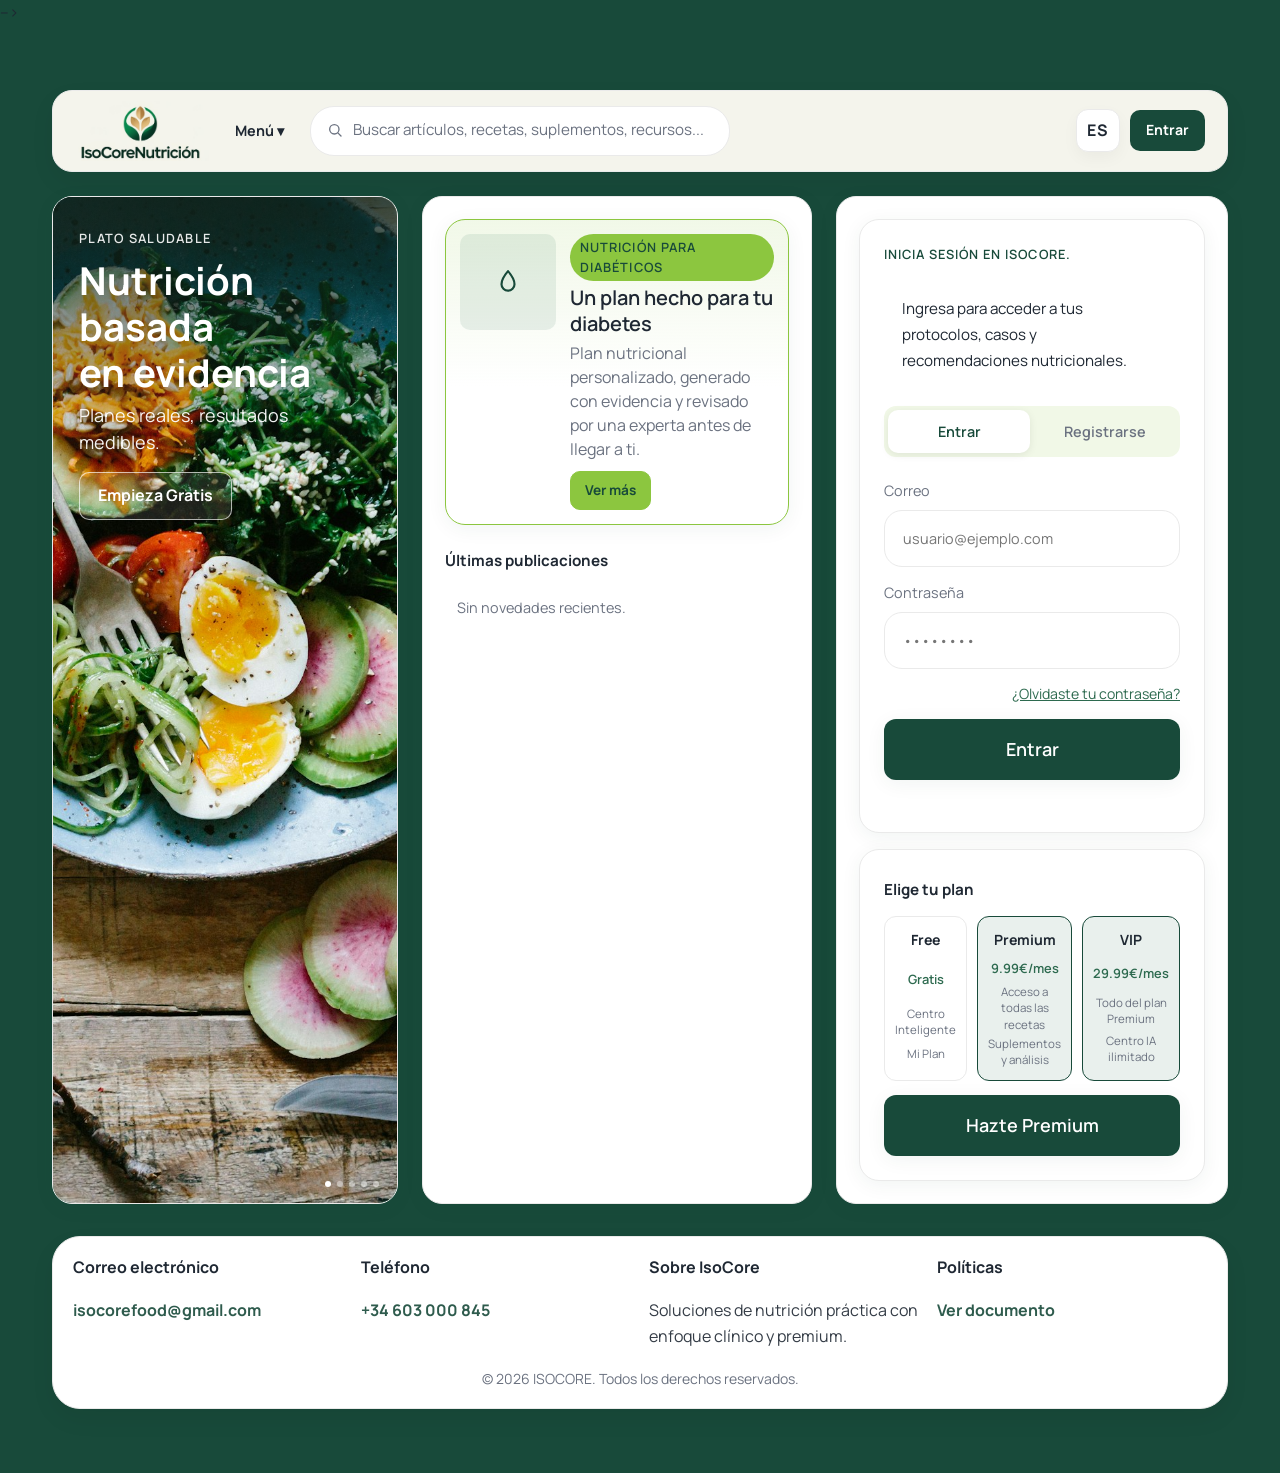
<file: index.html>
<!DOCTYPE html>
<html lang="es">
<head>
  <meta charset="UTF-8" />
  <meta name="viewport" content="width=device-width, initial-scale=1.0" />
  <title>IsoCore Suplementos</title>
  <link rel="preconnect" href="https://fonts.googleapis.com" />
  <link rel="preconnect" href="https://fonts.gstatic.com" crossorigin />
  <link href="https://fonts.googleapis.com/css2?family=Manrope:wght@300;400;500;600;700&display=swap" rel="stylesheet" />
  <!-- <link rel="stylesheet" href="styles.css" --> -->
  <link rel="stylesheet" href="./src/styles/globals.css" />
  <link rel="stylesheet" href="./src/styles/home.css" />
  <link rel="stylesheet" href="./src/styles/articles.css" />
  <link rel="stylesheet" href="./src/styles/profile.css" />
  <link rel="stylesheet" href="./src/styles/ai.css" />
  <link rel="stylesheet" href="./src/styles/admin.css" />
  <link rel="stylesheet" href="./src/styles/shared-header.css" />
  <link rel="stylesheet" href="./src/styles/diabetes.css" />
</head>
<body>
  <div id="app" class="app-shell"></div>

  <!-- ── Cargar configuración ANTES de los módulos ── -->
  <script src="./src/config.js"></script>
  
  <!-- ── Cargar aplicación ── -->
  <script type="module" src="./src/index.js"></script>
</body>
</html>
</file>
<file: styles.css>
:root {
  color-scheme: light;
  font-family: 'Manrope', sans-serif;
  background: #C8E6C9;
  color: #11221C;
  font-size: 16px;
  line-height: 1.6;
}

* {
  box-sizing: border-box;
}

html, body {
  margin: 0;
  min-height: 100%;
  background: #C8E6C9;
}

body {
  overflow-x: hidden;
}

button {
  font: inherit;
  border: none;
  cursor: pointer;
}

input {
  font: inherit;
}

img {
  display: block;
  max-width: 100%;
}

.app-shell {
  display: grid;
  grid-template-columns: minmax(0, 1fr) 420px;
  gap: 32px;
  min-height: 100vh;
  padding: 32px;
}

.page-shell {
  width: 100%;
}

.section {
  margin-bottom: 40px;
}

.header-line {
  display: flex;
  justify-content: flex-start;
}

.ghost-button {
  background: rgba(24, 74, 58, 0.08);
  color: #184A3A;
  border-radius: 999px;
  padding: 12px 18px;
  font-weight: 600;
}

.page-title-block {
  margin-top: 22px;
}

.eyebrow {
  display: block;
  margin-bottom: 12px;
  font-size: 0.95rem;
  text-transform: uppercase;
  letter-spacing: 0.18em;
  color: #184A3A;
  font-weight: 700;
}

h1 {
  margin: 0;
  font-size: clamp(2.4rem, 3vw, 3.4rem);
  line-height: 1.02;
  max-width: 780px;
}

.section-heading {
  display: flex;
  justify-content: space-between;
  gap: 24px;
  align-items: flex-end;
}

.section-heading h2 {
  margin: 0;
  font-size: 2rem;
  line-height: 1.08;
}

.section-copy {
  margin: 0;
  color: #5F6D62;
  max-width: 420px;
}

.search-section {
  padding: 34px;
  background: #FFFFFF;
  border-radius: 32px;
  box-shadow: 0 22px 60px rgba(17, 34, 28, 0.06);
}

.search-group {
  display: grid;
  gap: 18px;
}

.search-label {
  font-size: 1rem;
  font-weight: 600;
  color: #184A3A;
}

.search-box {
  display: flex;
  width: 100%;
}

.search-input {
  width: 100%;
  border-radius: 30px;
  border: 1px solid #E6E7E3;
  padding: 22px 28px;
  font-size: 1.05rem;
  background: #FFFFFF;
  color: #11221C;
  box-shadow: inset 0 0 0 1px rgba(24, 74, 58, 0.04);
}

.action-note {
  margin: 0;
  padding: 16px 20px;
  border-radius: 22px;
  background: #F3F7F2;
  color: #3F5248;
  font-size: 0.95rem;
  line-height: 1.7;
  transition: opacity 250ms ease;
}

.hidden {
  display: none;
}

.search-input::placeholder {
  color: #7B8A7D;
}

.search-help {
  margin: 0;
  color: #5F6D62;
  font-size: 0.95rem;
}

.suggestions {
  display: flex;
  flex-wrap: wrap;
  gap: 14px;
  margin-top: 24px;
}

.suggestion-pill {
  display: inline-flex;
  align-items: center;
  padding: 12px 18px;
  border-radius: 999px;
  background: #EEF3EE;
  color: #184A3A;
  font-weight: 600;
  letter-spacing: -0.01em;
  cursor: pointer;
  transition: transform 250ms ease, background-color 250ms ease;
}

.suggestion-pill:hover {
  transform: translateY(-1px);
  background: #DDE9DC;
}

.results-section {
  display: grid;
  gap: 20px;
}

.results-grid {
  display: grid;
  grid-template-columns: repeat(2, minmax(0, 1fr));
  gap: 24px;
}

.result-card {
  background: #FFFFFF;
  border-radius: 28px;
  box-shadow: 0 18px 40px rgba(17, 34, 28, 0.06);
  padding: 28px;
  display: grid;
  gap: 18px;
}

.card-header {
  display: flex;
  gap: 18px;
  align-items: start;
}

.card-icon {
  width: 54px;
  height: 54px;
  border-radius: 18px;
  display: grid;
  place-items: center;
  background: #E6F6E6;
  color: #184A3A;
  font-size: 1.45rem;
}

.card-title {
  margin: 0;
  font-size: 1.28rem;
  line-height: 1.15;
}

.card-purpose {
  margin: 0;
  color: #4F5B52;
  font-size: 1rem;
}

.evidence-pill {
  display: inline-flex;
  align-items: center;
  background: #F3F7F2;
  color: #184A3A;
  border-radius: 999px;
  padding: 10px 16px;
  font-weight: 700;
  font-size: 0.95rem;
}

.explore-button {
  margin-top: 12px;
  width: fit-content;
  background: #184A3A;
  color: white;
  padding: 14px 22px;
  border-radius: 20px;
  font-weight: 700;
}

.detail-panel {
  background: #FFFFFF;
  border-radius: 32px;
  padding: 32px;
  box-shadow: -24px 36px 96px rgba(17, 34, 28, 0.12);
  position: sticky;
  top: 32px;
  display: block;
  align-self: start;
  min-height: fit-content;
}

.panel-inner {
  display: grid;
  gap: 24px;
}

.close-panel {
  justify-self: end;
  background: transparent;
  color: #5F6D62;
  font-size: 1.3rem;
}

.detail-top h2 {
  margin: 0;
  font-size: 2rem;
  line-height: 1.08;
}

.detail-placeholder {
  padding: 32px;
  border-radius: 28px;
  background: #F8F7F2;
  color: #4F5B52;
  line-height: 1.7;
}

.detail-fields {
  display: grid;
  gap: 20px;
}

.detail-fields.hidden {
  display: none;
}

.detail-description,
.detail-block p {
  margin: 0;
  color: #4F5B52;
  line-height: 1.8;
}

.detail-block {
  display: grid;
  gap: 10px;
}

.detail-block h3 {
  margin: 0;
  font-size: 1rem;
  text-transform: uppercase;
  letter-spacing: 0.08em;
  color: #184A3A;
}

.detail-note {
  padding: 18px 20px;
  border-radius: 24px;
  background: #F3F7F2;
  color: #3F5248;
  font-size: 0.95rem;
  line-height: 1.7;
}

.detail-actions {
  display: grid;
  gap: 14px;
}

.secondary-button,
.ghost-button {
  width: 100%;
  display: inline-flex;
  justify-content: center;
  padding: 14px 20px;
  border-radius: 22px;
  font-weight: 700;
}

.secondary-button {
  background: #F8F7F2;
  color: #184A3A;
  border: 1px solid #D9DED6;
}

.ghost-button {
  background: rgba(24, 74, 58, 0.08);
  color: #184A3A;
}

.related-section {
  display: grid;
  gap: 16px;
}

.related-grid {
  display: grid;
  gap: 14px;
}

.related-card {
  background: #F8F7F2;
  border-radius: 24px;
  padding: 18px;
  display: grid;
  gap: 8px;
}

.related-card p {
  margin: 0;
  color: #4F5B52;
  font-size: 0.95rem;
}

.empty-message {
  margin: 0;
  color: #5F6D62;
  font-size: 0.98rem;
}

@media (max-width: 1180px) {
  .app-shell {
    grid-template-columns: 1fr;
    padding: 24px;
  }

  .detail-panel {
    position: relative;
    top: 0;
    width: 100%;
  }
}

@media (max-width: 900px) {
  .results-grid {
    grid-template-columns: 1fr;
  }

  .app-shell {
    padding: 20px;
  }

  .detail-panel {
    display: none;
  }

  .detail-panel.show {
    display: block;
  }
}

@media (max-width: 700px) {
  .section-heading {
    display: grid;
  }

  .detail-panel {
    padding: 24px;
  }
}
</file>
<file: src/styles/globals.css>
:root {
  color-scheme: light;
  font-family: 'Inter', -apple-system, 'SF Pro Text', system-ui, 'Manrope', sans-serif;
  background: #184A3A;
  color: #1F2833;
  font-size: 16px;
  line-height: 1.6;
  /* Design system — Master Prompt V1.0 */
  --background: #184A3A;
  --surface: #FFFFFF;
  --surface-rgb: 255, 255, 255;
  --card: #FFFFFF;
  --brand: #184A3A;
  --brand-rgb: 24, 74, 58;
  --brand-mid: #2D6A4F;
  --brand-mid-rgb: 45, 106, 79;
  --brand-600: #2D6A4F;
  --accent: #8CC63F;
  --accent-rgb: 140, 198, 63;
  --text-primary: #1F2833;
  --text-primary-rgb: 31, 40, 51;
  --text-secondary: #6B7280;
  --border: #EAEAEA;
  --radius-card: 20px;
  --radius-control: 12px;
  --shadow-brand: 0 4px 20px rgba(24, 74, 58, 0.06);
  --space: 8px;
  --shadow: rgba(var(--text-primary-rgb), 0.06);
  --shadow-soft: rgba(var(--text-primary-rgb), 0.05);
  --shadow-strong: rgba(var(--text-primary-rgb), 0.08);
  --surface-faint: rgba(var(--surface-rgb), 0.12);
  --surface-overlay: rgba(var(--surface-rgb), 0.18);
  --brand-mid-faint: rgba(var(--brand-mid-rgb), 0.1);
  --brand-mid-faint-strong: rgba(var(--brand-mid-rgb), 0.12);
  --accent-faint: rgba(var(--accent-rgb), 0.12);
  --accent-shadow: rgba(var(--accent-rgb), 0.22);
}

* {
  box-sizing: border-box;
}

html, body {
  margin: 0;
  min-height: 100%;
  background: var(--background);
}

body {
  overflow-x: hidden;
}

button, input {
  font: inherit;
}

img {
  display: block;
  max-width: 100%;
}

.app-shell {
  min-height: 100vh;
  padding: 32px;
  background: var(--background);
}
</file>
<file: src/styles/home.css>
:root {
  color-scheme: light;
  font-family: 'Manrope', sans-serif;
  --header-bg: #F4F4EC;
}

.home-root {
  display: flex;
  flex-direction: column;
  align-items: center;
  justify-content: flex-start;
  min-height: 100vh;
  width: min(1320px, 100%);
  padding: 0 20px 32px;
  background: var(--background);
}

/* Vive fuera de <main> a propósito: las sub-páginas solo sustituyen <main>,
   así el header (y el logo como enlace a Home) sobrevive a la navegación. */
.home-header-wrap {
  width: min(1320px, 100%);
  padding: 32px 20px 0;
  background: var(--background);
}

.home-header,
.home-footer,
.landing-grid {
  width: 100%;
  max-width: 100%;
}

.home-header {
  display: flex;
  align-items: center;
  gap: 16px;
  padding: 10px 22px;
  margin-bottom: 24px;
  border-radius: 20px;
  /* Mismo color exacto que el fondo del PNG del logo (#F4F4EC), para que
     el logo quede integrado sin recuadro visible. */
  background: var(--header-bg, #F4F4EC);
  border: 1px solid var(--border);
  box-shadow: 0 10px 24px rgba(0, 0, 0, 0.06);
}

.header-block {
  display: flex;
  align-items: center;
  justify-content: center;
  min-height: 60px;
  flex: 0 0 auto;
  background: none;
  border: none;
  padding: 0;
  font: inherit;
  color: inherit;
}

.header-logo {
  cursor: pointer;
}

.header-logo-image {
  max-height: 60px;
  width: auto;
  display: block;
}

.header-logo {
  justify-content: flex-start;
}

.header-logo-text,
.header-label {
  font-size: clamp(0.95rem, 1vw, 1.05rem);
  font-weight: 700;
  color: var(--text-primary);
}

.header-menu {
  position: relative;
  justify-content: center;
}

.header-search {
  flex: 1 1 auto;
  min-width: 0;
  max-width: 420px;
  justify-content: stretch;
}

.header-actions {
  justify-content: flex-end;
  margin-left: auto;
  gap: 10px;
}

/* ── Menú del header ── */

.menu-toggle {
  font-family: inherit;
  font-size: 0.9rem;
  font-weight: 700;
  color: var(--text-primary);
  background: none;
  border: none;
  cursor: pointer;
  padding: 8px 10px;
}

.menu-dropdown {
  position: absolute;
  top: calc(100% + 8px);
  left: 0;
  display: none;
  flex-direction: column;
  min-width: 180px;
  background: var(--surface);
  border: 1px solid var(--border);
  border-radius: 12px;
  box-shadow: 0 12px 24px rgba(0, 0, 0, 0.12);
  padding: 6px;
  z-index: 30;
}

.menu-dropdown.open {
  display: flex;
}

.menu-link {
  font-family: inherit;
  font-size: 0.9rem;
  text-align: left;
  background: none;
  border: none;
  border-radius: 8px;
  padding: 9px 10px;
  color: var(--text-primary);
  cursor: pointer;
}

.menu-link:hover {
  background: var(--brand-mid-faint);
}

/* ── Entrar / Usuario ── */

.header-login-btn,
.header-user-btn {
  font-family: inherit;
  font-size: 0.88rem;
  font-weight: 700;
  padding: 9px 16px;
  border-radius: 10px;
  cursor: pointer;
}

.header-login-btn {
  border: none;
  background: var(--brand);
  color: #fff;
}

.header-user-btn {
  border: 1px solid var(--border);
  background: var(--surface);
  color: var(--text-primary);
}

.home-footer {
  margin-top: 32px;
  padding: 24px 20px;
  border-radius: 20px;
  background: var(--surface);
  border: 1px solid var(--border);
  box-shadow: 0 10px 24px rgba(0, 0, 0, 0.06);
}

.footer-grid {
  display: grid;
  grid-template-columns: repeat(4, 1fr);
  gap: 18px;
  align-items: start;
}

.footer-field {
  display: flex;
  flex-direction: column;
  gap: 10px;
}

.footer-link {
  color: var(--brand);
  text-decoration: none;
  font-weight: 700;
}

.footer-bottom {
  margin-top: 20px;
  color: var(--text-secondary);
  font-size: 0.92rem;
  text-align: center;
}

.language-toggle {
  display: inline-flex;
  align-items: center;
  justify-content: center;
  padding: 8px 10px;
  border-radius: 12px;
  border: 1px solid var(--border);
  background: var(--surface);
  color: var(--text-primary);
  cursor: pointer;
  font-weight: 700;
  letter-spacing: 0.06em;
  min-width: 40px;
  min-height: 36px;
  box-shadow: 0 6px 16px rgba(0,0,0,0.04);
}

/* ── Landing / Dashboard — 3 columnas 32% / 36% / 32%, gap 24px ── */

.landing-grid {
  display: grid;
  grid-template-columns: 32fr 36fr 32fr;
  gap: 24px;
  width: min(1320px, 100%);
  align-items: stretch;
  position: relative;
}

.landing-col {
  background: var(--card);
  border: 1px solid var(--border);
  border-radius: var(--radius-card, 20px);
  box-shadow: var(--shadow-brand, 0 4px 20px rgba(24, 74, 58, 0.06));
  padding: 22px;
  display: flex;
  flex-direction: column;
  justify-content: flex-start;
  gap: 20px;
  min-height: 100%;
}

.landing-col-hero {
  padding: 0;
  overflow: hidden;
}

.landing-col-convert {
  gap: 16px;
}

/* ── Carrusel hero (columna izquierda, Landing) ── */

.hero-carousel {
  position: relative;
  width: 100%;
  height: 100%;
  min-height: 420px;
  overflow: hidden;
}

.hero-slide {
  position: absolute;
  inset: 0;
  display: flex;
  flex-direction: column;
  justify-content: flex-start;
  opacity: 0;
  transition: opacity 1.1s ease;
  background: linear-gradient(160deg, var(--brand) 0%, var(--brand-mid) 100%);
}

.hero-slide.on {
  opacity: 1;
}

.hero-slide-image {
  position: absolute;
  inset: 0;
  width: 100%;
  height: 100%;
  object-fit: cover;
}

.hero-slide-overlay {
  position: relative;
  padding: 28px 26px;
  color: #fff;
  background: linear-gradient(180deg, rgba(15, 36, 29, 0.82) 0%, rgba(15, 36, 29, 0) 80%);
}

.hero-slide-tag {
  font-size: clamp(0.75rem, 1vw, 0.875rem);
  font-weight: 600;
  letter-spacing: 0.1em;
  text-transform: uppercase;
  opacity: 0.9;
}

.hero-slide-title {
  font-size: clamp(1.75rem, 3vw, 2.5rem);
  font-weight: 700;
  margin: 8px 0 6px;
  line-height: 1.2;
  text-wrap: balance;
}

.hero-slide-subtitle {
  margin: 0 0 16px;
  font-size: clamp(1rem, 1.5vw, 1.125rem);
  font-weight: 400;
  line-height: 1.5;
  opacity: 0.94;
  max-width: 34ch;
}

.hero-slide-cta {
  font-weight: 700;
  padding: 10px 18px;
  border-radius: 10px;
  border: 1px solid rgba(255, 255, 255, 0.65);
  background: rgba(255, 255, 255, 0.1);
  color: #fff;
  cursor: pointer;
}

.hero-dots {
  position: absolute;
  bottom: 16px;
  right: 18px;
  display: flex;
  gap: 6px;
  z-index: 2;
}

.hero-dots span {
  width: 6px;
  height: 6px;
  border-radius: 50%;
  background: rgba(255, 255, 255, 0.45);
  cursor: pointer;
}

.hero-dots span.on {
  background: #fff;
}

/* ── Comparativa de planes ── */

.plan-comparison-card {
  display: grid;
  gap: 14px;
}

.plan-mini-grid {
  display: grid;
  grid-template-columns: repeat(3, 1fr);
  gap: 10px;
}

.plan-mini-card {
  display: grid;
  gap: 6px;
  padding: 12px 10px;
  border: 1px solid var(--border);
  border-radius: 12px;
  text-align: center;
}

.plan-mini-card.plan-mini-paid {
  border-color: var(--brand);
  background: var(--brand-mid-faint);
}

.plan-mini-name {
  font-weight: 700;
  font-size: 0.88rem;
  color: var(--text-primary);
}

.plan-mini-price {
  font-size: 0.8rem;
  color: var(--brand-mid);
  font-weight: 600;
}

.plan-mini-features {
  list-style: none;
  margin: 0;
  padding: 0;
  display: grid;
  gap: 3px;
}

.plan-mini-features li {
  font-size: 0.72rem;
  color: var(--text-secondary);
  line-height: 1.4;
}

/* ── Dashboard ── */

.dashboard-feed-block {
  display: grid;
  gap: 10px;
}

.dashboard-ai-cta {
  justify-self: start;
  padding: 12px 18px;
  border-radius: 10px;
  border: none;
  background: var(--brand);
  color: #fff;
  font-weight: 700;
  cursor: pointer;
}

.home-details {
  display: grid;
  gap: 16px;
}

.eyebrow {
  margin: 0;
  font-size: clamp(0.75rem, 1vw, 0.875rem);
  font-weight: 600;
  text-transform: uppercase;
  letter-spacing: 0.08em;
  color: var(--brand);
}

/* ── Feed dinámico (columna central) ── */

.feed-card {
  display: grid;
  grid-template-columns: 96px 1fr;
  gap: 14px;
  padding: 14px;
  background: var(--card);
  border: 1px solid var(--border);
  border-radius: var(--radius-card, 20px);
  box-shadow: var(--shadow-brand, 0 4px 20px rgba(24, 74, 58, 0.06));
}

.feed-card-media {
  position: relative;
  width: 96px;
  height: 96px;
  border-radius: 10px;
  overflow: hidden;
}

.feed-card-image {
  width: 100%;
  height: 100%;
  object-fit: cover;
  display: block;
}

.feed-card-image-placeholder {
  width: 100%;
  height: 100%;
  display: grid;
  place-items: center;
  background: var(--brand-mid-faint);
  color: var(--brand);
}

.feed-card-lock-overlay {
  position: absolute;
  inset: 0;
  display: grid;
  place-items: center;
  color: #FFFFFF;
  background: rgba(var(--text-primary-rgb), 0.45);
}

.feed-card-body {
  display: grid;
  align-content: start;
  gap: 4px;
}

.feed-card-badge {
  font-size: clamp(0.75rem, 1vw, 0.875rem);
  font-weight: 600;
  text-transform: uppercase;
  letter-spacing: 0.08em;
  color: var(--brand);
}

.feed-card-title {
  margin: 0;
  font-size: clamp(1.125rem, 1.8vw, 1.25rem);
  font-weight: 600;
  line-height: 1.3;
  color: var(--text-primary);
}

.feed-card-summary {
  margin: 0;
  color: var(--text-secondary);
  font-size: clamp(0.875rem, 1.4vw, 1rem);
  font-weight: 400;
  line-height: 1.5;
}

.feed-card-cta {
  justify-self: start;
  margin-top: 6px;
  padding: 8px 14px;
  border-radius: 10px;
  border: 1px solid var(--border);
  background: transparent;
  color: var(--brand);
  font-weight: 700;
  font-size: 0.85rem;
  cursor: pointer;
}

.feed-card-cta:hover {
  background: var(--brand-mid-faint);
}

.feed-card-cta-locked {
  border-color: transparent;
  background: var(--accent-faint);
  color: var(--brand);
}

/* ── Tarjeta destacada (producto insignia — Programa de Diabetes) ── */

.feed-card-highlight {
  border: 1.5px solid var(--accent);
  background: linear-gradient(180deg, var(--accent-faint) 0%, var(--card) 55%);
}

.feed-card-badge-highlight {
  color: var(--brand);
  background: var(--accent);
  padding: 3px 10px;
  border-radius: 999px;
  width: fit-content;
}

.feed-card-cta-highlight {
  border-color: var(--accent);
  background: var(--accent);
  color: var(--brand);
  font-weight: 700;
}

.feed-card-locked .feed-card-title,
.feed-card-locked .feed-card-summary {
  opacity: 0.7;
}

.feed-card-empty,
.feed-card-loading {
  opacity: 0.7;
}

.feed-section-title {
  margin: 4px 0 0;
  font-size: 0.95rem;
  color: var(--text-primary);
}

.feed-news-section {
  display: grid;
  gap: 10px;
}

.feed-news-list {
  display: grid;
  gap: 8px;
}

.feed-news-item {
  display: flex;
  align-items: center;
  gap: 10px;
  padding: 10px 12px;
  background: var(--surface);
  border: 1px solid var(--border);
  border-radius: 10px;
  cursor: pointer;
}

.feed-news-item:hover {
  background: var(--brand-mid-faint);
}

.feed-news-badge {
  flex: 0 0 auto;
  font-size: 0.68rem;
  font-weight: 700;
  text-transform: uppercase;
  color: var(--brand-mid);
  background: var(--brand-mid-faint);
  padding: 3px 8px;
  border-radius: 999px;
}

.feed-news-title {
  flex: 1 1 auto;
  font-size: 0.9rem;
  color: var(--text-primary);
}

.feed-news-date {
  flex: 0 0 auto;
  font-size: 0.8rem;
  color: var(--text-secondary);
}

.feed-news-lock {
  flex: 0 0 auto;
}

.feed-loading,
.feed-empty {
  margin: 0;
  padding: 12px;
  color: var(--text-secondary);
  font-size: 0.9rem;
}

.home-card {
  background: var(--card);
  border: 1px solid var(--border);
  border-radius: var(--radius-card, 20px);
  box-shadow: var(--shadow-brand, 0 4px 20px rgba(24, 74, 58, 0.06));
  padding: 24px;
}

.home-login-card {
  display: grid;
  gap: 18px;
}

.home-login-heading h2 {
  margin: 0;
  font-size: 1.65rem;
  line-height: 1.2;
  color: var(--text-primary);
}

.home-login-copy {
  margin: 0;
    padding: 14px 18px;
  font-size: 0.95rem;
  line-height: 1.7;
}

.home-login-form {
  display: grid;
  gap: 14px;
}

.input-group {
  display: grid;
  gap: 8px;
  color: var(--text-secondary);
  font-size: 0.9rem;
}

.input-group input {
  width: 100%;
  padding: 16px 18px;
  border-radius: 18px;
  border: 1px solid var(--border);
  background: var(--surface);
  color: var(--text-primary);
}

.primary-button,
.secondary-button,
.ghost-button {
  border: none;
  cursor: pointer;
  border-radius: var(--radius-control, 12px);
  transition: transform 180ms ease, box-shadow 180ms ease, background-color 180ms ease;
  font-family: inherit;
}

.primary-button {
  width: 100%;
  padding: 16px 20px;
  background: var(--brand);
  color: #FFFFFF;
  font-size: clamp(16px, 1.5vw, 18px);
  font-weight: 600;
  box-shadow: var(--shadow-brand, 0 4px 20px rgba(24, 74, 58, 0.06));
}

.primary-button:hover {
  transform: translateY(-1px);
}

.secondary-button {
  padding: 14px 18px;
  background: var(--card);
  color: var(--brand);
  border: 1px solid var(--brand);
  font-size: clamp(15px, 1.4vw, 17px);
  font-weight: 500;
}

.ghost-button {
  padding: 14px 18px;
  background: transparent;
  color: var(--brand);
  border: 1px solid var(--border);
  font-size: clamp(15px, 1.4vw, 17px);
  font-weight: 500;
}

.home-user-card {
  display: grid;
  gap: 8px;
}

.home-user-buttons {
  display: flex;
  gap: 10px;
  margin-top: 10px;
}

.home-user-buttons button {
  flex: 1;
}

.link-button {
  background: none;
  border: none;
  color: var(--brand-mid);
  font-size: 0.88rem;
  cursor: pointer;
  padding: 0;
  text-decoration: underline;
}

.form-footer {
  display: flex;
  justify-content: flex-end;
}

.auth-tabs {
  display: flex;
  gap: 4px;
  background: var(--accent-faint);
  border-radius: 12px;
  padding: 4px;
  margin-bottom: 4px;
}

.auth-tab {
  flex: 1;
  padding: 10px 12px;
  border: none;
  border-radius: 10px;
  background: transparent;
  color: var(--text-secondary);
  cursor: pointer;
  font-weight: 600;
  font-size: 0.9rem;
  transition: background 150ms ease, color 150ms ease;
}

.auth-tab.active {
  background: var(--surface);
  color: var(--brand);
  box-shadow: 0 2px 8px rgba(0,0,0,0.08);
}

.home-user-card.hidden,
#homeLogoutButton.hidden,
#homeProfileButton.hidden,
#homeAIButton.hidden,
#homeAdminButton.hidden {
  display: none;
}

.home-lock-card {
  display: grid;
  gap: 18px;
}

.home-lock-header {
  display: flex;
  justify-content: space-between;
  gap: 16px;
  align-items: center;
}

.home-lock-header h3 {
  margin: 0;
  font-size: 1.15rem;
  color: var(--text-primary);
}

.status-pill {
  display: inline-flex;
  padding: 8px 12px;
  border-radius: 999px;
  background: var(--accent-faint);
  color: var(--brand);
  font-size: 0.8rem;
  font-weight: 700;
  transition: all 300ms ease;
}

/* Plan badges - Estados del plan */
.status-pill.status-free {
  background: rgba(132, 198, 63, 0.15);
  color: #5a8c2f;
  border: 1px solid rgba(132, 198, 63, 0.3);
}

.status-pill.status-premium {
  background: rgba(255, 193, 7, 0.15);
  color: #e6b800;
  border: 1px solid rgba(255, 193, 7, 0.3);
}

.status-pill.status-vip {
  background: rgba(244, 67, 54, 0.15);
  color: #d32f2f;
  border: 1px solid rgba(244, 67, 54, 0.3);
}

.module-copy {
  margin: 0;
  color: rgba(var(--surface-rgb), 0.86);
  line-height: 1.75;
}

.module-grid {
  display: grid;
  gap: 18px;
}

.module-card {
  display: grid;
  gap: 12px;
  padding: 14px;
  border-radius: 12px;
  background: var(--surface);
  border: 1px solid var(--border);
  transition: opacity 200ms ease, cursor 200ms ease;
}

.module-card.module-locked {
  opacity: 0.45;
  cursor: not-allowed;
  pointer-events: none;
}

.module-card.module-locked .module-action {
  pointer-events: auto;

}

.module-card.module-unlocked {
  opacity: 1;
  cursor: pointer;
}

.module-card h4 {
  margin: 0 0 6px;
  font-size: 1rem;
  color: var(--text-primary);
  font-weight: 700;
  position: relative;
}

.module-lock-icon {
  position: absolute;
  top: -8px;
  right: -8px;
  font-size: 1.2rem;
  display: flex;
  align-items: center;
  justify-content: center;
}

.module-card p {
  margin: 0;
  color: var(--text-secondary);
  line-height: 1.7;
}

.module-footer {
  display: flex;
  justify-content: space-between;
  align-items: center;
  gap: 16px;
}

.module-badge {
  display: inline-flex;
  padding: 8px 12px;
  border-radius: 999px;
  background: var(--brand-mid-faint-strong);
  color: var(--brand);
  font-size: 0.8rem;
  font-weight: 700;
}

.home-locked-notice {
  position: fixed;
  bottom: 24px;
  right: 24px;
  padding: 16px 24px;
  border-radius: 12px;
  background: var(--brand);
  color: #ffffff;
  font-size: 0.95rem;
  font-weight: 500;
  opacity: 0;
  transform: translateY(16px);
  transition: opacity 220ms ease, transform 220ms ease;
  pointer-events: none;
  box-shadow: 0 8px 24px rgba(24, 74, 58, 0.2);
  z-index: 1000;
  max-width: 320px;
  word-wrap: break-word;
}

.home-locked-notice.visible {
  opacity: 1;
  transform: translateY(0);
  pointer-events: auto;
}

.home-footer {
  padding: 18px 20px;
  margin-top: 32px;
  border-radius: 28px;
  background: var(--surface);
  border: 1px solid var(--border);
  box-shadow: 0 10px 24px rgba(0, 0, 0, 0.06);
}

.footer-grid {
  display: grid;
  grid-template-columns: repeat(4, 1fr);
  gap: 18px;
  align-items: start;
}

.footer-col h4 {
  margin: 0 0 8px 0;
  font-weight: 700;
}

.footer-col p {
  margin: 0;
  opacity: 0.9;
}

.footer-bottom {
  margin-top: 18px;
  font-size: clamp(0.875rem, 1vw, 0.875rem);
  color: var(--text-secondary);
  text-align: center;
}

.hidden {
  display: none !important;
}

/* ──────────────────────────────────────────────── */
/* DASHBOARD STYLES */
/* ──────────────────────────────────────────────── */

.dashboard-header {
  display: grid;
  gap: 16px;
  padding: 24px;
  border-radius: 16px;
  background: linear-gradient(135deg, var(--brand) 0%, var(--brand-mid) 100%);
  color: white;
  box-shadow: 0 10px 24px rgba(24, 74, 58, 0.2);
}

.dashboard-header-top {
  display: flex;
  justify-content: space-between;
  align-items: center;
  gap: 16px;
}

.dashboard-user-info h2 {
  font-size: 1.8rem;
  margin: 0;
  font-weight: 700;
}

.dashboard-user-plan {
  display: inline-block;
  padding: 6px 12px;
  border-radius: 999px;
  background: rgba(255, 255, 255, 0.2);
  font-size: 0.85rem;
  font-weight: 600;
  color: white;
  backdrop-filter: blur(10px);
}

.dashboard-objective {
  font-size: 1rem;
  color: rgba(255, 255, 255, 0.9);
  margin: 0;
}

.dashboard-progress-section {
  display: grid;
  gap: 8px;
}

.dashboard-progress-label {
  display: flex;
  justify-content: space-between;
  font-size: 0.85rem;
  color: rgba(255, 255, 255, 0.8);
  font-weight: 600;
}

.dashboard-progress-bar {
  height: 6px;
  border-radius: 3px;
  background: rgba(255, 255, 255, 0.2);
  overflow: hidden;
}

.dashboard-progress-fill {
  height: 100%;
  background: var(--accent);
  border-radius: 3px;
  transition: width 600ms cubic-bezier(0.4, 0, 0.2, 1);
}

.dashboard-stats {
  display: grid;
  grid-template-columns: repeat(4, 1fr);
  gap: 12px;
  margin-top: 8px;
}

.stat-item {
  display: grid;
  gap: 4px;
  text-align: center;
}

.stat-number {
  font-size: 1.4rem;
  font-weight: 700;
  color: white;
}

.stat-label {
  font-size: 0.75rem;
  color: rgba(255, 255, 255, 0.8);
  text-transform: uppercase;
  letter-spacing: 0.5px;
}

.dashboard-cards {
  display: grid;
  grid-template-columns: repeat(auto-fill, minmax(250px, 1fr));
  gap: 16px;
  width: 100%;
}

.dashboard-card {
  display: grid;
  grid-template-columns: auto 1fr;
  gap: 12px;
  align-items: start;
  padding: 16px;
  border-radius: 12px;
  background: var(--surface);
  border: 1px solid var(--border);
  transition: all 200ms ease;
  cursor: pointer;
}

.dashboard-card:hover {
  border-color: var(--brand);
  box-shadow: 0 4px 16px rgba(24, 74, 58, 0.1);
  transform: translateY(-2px);
}

.card-icon {
  display: grid;
  place-items: center;
  width: 44px;
  height: 44px;
  border-radius: 12px;
  background: var(--brand-mid-faint);
  color: var(--brand);
}

.card-image {
  width: 44px;
  height: 44px;
  border-radius: 12px;
  object-fit: cover;
}

.card-content {
  display: grid;
  gap: 4px;
  min-width: 0;
}

.card-title {
  margin: 0;
  font-size: 0.95rem;
  font-weight: 600;
  color: var(--text-primary);
  white-space: nowrap;
  overflow: hidden;
  text-overflow: ellipsis;
}

.card-subtitle {
  margin: 0;
  font-size: 0.8rem;
  color: var(--text-secondary);
  white-space: nowrap;
  overflow: hidden;
  text-overflow: ellipsis;
}

.card-cta {
  grid-column: 1 / -1;
  padding: 8px 12px;
  border: 1px solid var(--brand);
  border-radius: 8px;
  background: transparent;
  color: var(--brand);
  font-size: 0.8rem;
  font-weight: 600;
  cursor: pointer;
  transition: all 150ms ease;
  text-align: center;
}

.card-cta:hover {
  background: var(--brand);
  color: white;
}

.dashboard-card-empty {
  grid-column: 1 / -1;
  text-align: center;
  padding: 40px 24px;
}

.dashboard-card-empty .card-title {
  font-size: 1.2rem;
  margin-bottom: 8px;
}

.dashboard-card-empty .card-subtitle {
  color: var(--text-secondary);
  margin-bottom: 16px;
}

.dashboard-last-login {
  font-size: 0.8rem;
  color: var(--text-secondary);
  text-align: center;
  padding: 12px;
  border-radius: 8px;
  background: var(--accent-faint);
}

/* ── Sistema de Favoritos ── */

.favorite-btn {
  display: inline-flex;
  align-items: center;
  justify-content: center;
  width: 36px;
  height: 36px;
  border: none;
  background: rgba(132, 198, 63, 0.1);
  border-radius: 50%;
  cursor: pointer;
  font-size: 1.2rem;
  transition: all 0.2s ease;
  padding: 0;
  position: relative;
}

.favorite-btn:hover {
  background: rgba(132, 198, 63, 0.2);
  transform: scale(1.1);
}

.favorite-btn.active {
  background: rgba(244, 67, 54, 0.15);
  color: #d32f2f;
}

.favorite-btn.active svg {
  fill: currentColor;
}

.favorite-btn.active::after {
  content: '';
  position: absolute;
  width: 100%;
  height: 100%;
  border-radius: 50%;
  border: 2px solid #d32f2f;
  animation: heartPulse 0.3s ease-out;
}

@keyframes heartPulse {
  0% {
    transform: scale(0.8);
    opacity: 1;
  }
  100% {
    transform: scale(1.3);
    opacity: 0;
  }
}

.favorites-container {
  display: grid;
  grid-template-columns: repeat(auto-fill, minmax(250px, 1fr));
  gap: 16px;
  width: 100%;
}

.favorites-empty {
  grid-column: 1 / -1;
  text-align: center;
  padding: 40px 24px;
  color: var(--text-secondary);
}

.favorites-empty h3 {
  font-size: 1.2rem;
  margin-bottom: 8px;
  color: var(--text-primary);
}

.favorites-empty p {
  font-size: 0.95rem;
  margin-bottom: 16px;
}

.favorite-item-card {
  background: var(--surface);
  border: 1px solid var(--border);
  border-radius: 12px;
  padding: 14px;
  display: flex;
  flex-direction: column;
  gap: 10px;
  position: relative;
  transition: all 0.2s ease;
}

.favorite-item-card:hover {
  border-color: var(--brand);
  box-shadow: 0 4px 12px rgba(24, 74, 58, 0.1);
  transform: translateY(-2px);
}

.favorite-item-header {
  display: flex;
  align-items: flex-start;
  justify-content: space-between;
  gap: 10px;
}

.favorite-item-title {
  font-weight: 600;
  color: var(--text-primary);
  flex: 1;
}

.favorite-item-type {
  display: inline-block;
  padding: 4px 8px;
  border-radius: 4px;
  font-size: 0.75rem;
  font-weight: 600;
  background: var(--accent-faint);
  color: var(--brand);
  text-transform: uppercase;
  letter-spacing: 0.05em;
}

.favorite-remove-btn {
  background: none;
  border: none;
  color: var(--text-secondary);
  cursor: pointer;
  font-size: 1.1rem;
  padding: 0;
  width: 24px;
  height: 24px;
  display: flex;
  align-items: center;
  justify-content: center;
  border-radius: 4px;
  transition: all 0.2s ease;
}

.favorite-remove-btn:hover {
  background: rgba(244, 67, 54, 0.1);
  color: #d32f2f;
}

.favorites-section {
  margin-top: 24px;
  padding: 20px;
  background: var(--surface);
  border-radius: 16px;
  border: 1px solid var(--border);
}

.favorites-header {
  display: flex;
  align-items: center;
  justify-content: space-between;
  margin-bottom: 16px;
}

.favorites-header h3 {
  font-size: 1.2rem;
  font-weight: 600;
  color: var(--text-primary);
}

.favorites-count {
  background: var(--accent-faint);
  padding: 4px 12px;
  border-radius: 20px;
  font-size: 0.85rem;
  font-weight: 600;
  color: var(--brand);
}

/* ── Sistema de Búsqueda Global ── */

.search-container {
  position: relative;
  width: 100%;
}

.search-input-wrapper {
  display: flex;
  align-items: center;
  gap: 8px;
  padding: 10px 16px;
  background: var(--surface);
  border: 1px solid var(--border);
  border-radius: 24px;
  transition: all 0.2s ease;
}

.search-input-wrapper:focus-within {
  border-color: var(--brand);
  box-shadow: 0 0 0 3px rgba(24, 74, 58, 0.1);
}

.search-icon {
  font-size: 1.1rem;
  color: var(--text-secondary);
}

#searchInput {
  flex: 1;
  border: none;
  background: transparent;
  font-size: 0.95rem;
  color: var(--text-primary);
  outline: none;
  font-family: inherit;
}

#searchInput::placeholder {
  color: var(--text-secondary);
}

#searchInput:focus {
  outline: none;
}

.search-clear-btn {
  background: none;
  border: none;
  cursor: pointer;
  font-size: 1rem;
  color: var(--text-secondary);
  padding: 4px;
  display: none;
  transition: color 0.2s ease;
}

.search-clear-btn:hover {
  color: var(--text-primary);
}

.search-clear-btn.visible {
  display: block;
}

/* Dropdown de resultados */
.search-results-dropdown {
  position: absolute;
  top: calc(100% + 8px);
  left: 0;
  right: 0;
  background: var(--surface);
  border: 1px solid var(--border);
  border-radius: 12px;
  box-shadow: 0 8px 24px rgba(0, 0, 0, 0.12);
  z-index: 1000;
  max-height: 500px;
  overflow-y: auto;
  display: none;
}

.search-results-dropdown.visible {
  display: block;
}

.search-results-group {
  border-bottom: 1px solid var(--border);
  padding: 12px 0;
}

.search-results-group:last-child {
  border-bottom: none;
}

.search-group-title {
  padding: 8px 16px;
  font-size: 0.75rem;
  font-weight: 700;
  text-transform: uppercase;
  color: var(--text-secondary);
  letter-spacing: 0.08em;
}

.search-result-item {
  padding: 12px 16px;
  cursor: pointer;
  transition: all 0.15s ease;
  border-left: 3px solid transparent;
}

.search-result-item:hover {
  background: var(--accent-faint);
  border-left-color: var(--brand);
}

.search-result-title {
  font-weight: 600;
  color: var(--text-primary);
  font-size: 0.95rem;
  margin-bottom: 4px;
}

.search-result-meta {
  display: flex;
  align-items: center;
  gap: 8px;
  font-size: 0.85rem;
  color: var(--text-secondary);
}

.search-result-type {
  display: inline-block;
  padding: 2px 6px;
  background: var(--accent-faint);
  border-radius: 3px;
  font-weight: 600;
  font-size: 0.75rem;
}

.search-result-description {
  font-size: 0.85rem;
  color: var(--text-secondary);
  margin-top: 6px;
  line-height: 1.4;
}

/* Estados de búsqueda */
.search-empty-state {
  padding: 24px 16px;
  text-align: center;
  color: var(--text-secondary);
}

.search-empty-state-icon {
  font-size: 2rem;
  margin-bottom: 12px;
}

.search-empty-state-title {
  font-weight: 600;
  color: var(--text-primary);
  margin-bottom: 4px;
  font-size: 0.95rem;
}

.search-recent-title {
  padding: 8px 16px;
  font-size: 0.75rem;
  font-weight: 700;
  text-transform: uppercase;
  color: var(--text-secondary);
  letter-spacing: 0.08em;
}

.search-recent-item {
  padding: 10px 16px;
  cursor: pointer;
  transition: all 0.15s ease;
  display: flex;
  align-items: center;
  gap: 8px;
  font-size: 0.9rem;
  color: var(--text-primary);
}

.search-recent-item:hover {
  background: var(--accent-faint);
}

.search-recent-item::before {
  content: '⏱️';
  font-size: 1rem;
}

.search-loading {
  padding: 16px;
  text-align: center;
  font-size: 0.9rem;
  color: var(--text-secondary);
}

.search-loading::after {
  content: '';
  animation: dots 1.4s steps(4, end) infinite;
}

@keyframes dots {
  0%, 20% { content: ''; }
  40% { content: '.'; }
  60% { content: '..'; }
  80%, 100% { content: '...'; }
}

/* Página de resultados completos */
.search-results-page {
  display: none;
  margin-top: 24px;
}

.search-results-page.visible {
  display: block;
}

.search-results-header {
  padding: 20px 0;
  margin-bottom: 20px;
}

.search-results-title {
  font-size: 1.5rem;
  font-weight: 700;
  color: var(--text-primary);
  margin-bottom: 8px;
}

.search-results-count {
  font-size: 0.95rem;
  color: var(--text-secondary);
}

.search-results-category {
  margin-bottom: 32px;
}

.search-results-category-title {
  font-size: 1.1rem;
  font-weight: 600;
  color: var(--text-primary);
  margin-bottom: 12px;
  padding-bottom: 8px;
  border-bottom: 2px solid var(--accent-faint);
}

.search-results-list {
  display: grid;
  grid-template-columns: repeat(auto-fill, minmax(280px, 1fr));
  gap: 16px;
}

.search-result-card {
  background: var(--surface);
  border: 1px solid var(--border);
  border-radius: 12px;
  padding: 16px;
  cursor: pointer;
  transition: all 0.2s ease;
  display: flex;
  flex-direction: column;
  gap: 10px;
}

.search-result-card:hover {
  border-color: var(--brand);
  box-shadow: 0 4px 16px rgba(24, 74, 58, 0.1);
  transform: translateY(-2px);
}

.search-card-header {
  display: flex;
  align-items: flex-start;
  justify-content: space-between;
  gap: 8px;
}

.search-card-title {
  font-weight: 600;
  font-size: 1rem;
  color: var(--text-primary);
  flex: 1;
}

.search-card-type {
  display: inline-block;
  padding: 4px 8px;
  background: var(--accent-faint);
  border-radius: 4px;
  font-size: 0.75rem;
  font-weight: 600;
  color: var(--brand);
  text-transform: uppercase;
  white-space: nowrap;
}

.search-card-description {
  font-size: 0.9rem;
  color: var(--text-secondary);
  line-height: 1.5;
}

.search-card-footer {
  display: flex;
  gap: 8px;
  margin-top: 8px;
}

.search-card-btn {
  flex: 1;
  padding: 8px 12px;
  border: 1px solid var(--brand);
  background: transparent;
  color: var(--brand);
  border-radius: 6px;
  cursor: pointer;
  font-size: 0.85rem;
  font-weight: 600;
  transition: all 0.2s ease;
}

.search-card-btn:hover {
  background: var(--brand);
  color: white;
}

/* ── Tablet ── */
@media (max-width: 1024px) {
  .landing-grid {
    grid-template-columns: 1fr 1fr;
  }

  .landing-col-hero {
    grid-column: 1 / -1;
  }
}

/* ── Mobile large ── */
@media (max-width: 768px) {
  .home-root {
    padding: 16px 12px;
    width: 100%;
  }

  /* Header: apila verticalmente en mobile */
  .home-header {
    display: flex;
    flex-wrap: wrap;
    gap: 10px;
    padding: 14px 16px;
    margin-bottom: 16px;
    border-radius: 18px;
  }

  .header-block {
    padding: 0 10px;
    min-height: 48px;
  }

  .header-logo-image {
    max-height: 48px;
  }

  .header-logo {
    flex: 1 1 auto;
    justify-content: flex-start;
  }

  .header-menu {
    flex: 0 1 auto;
  }

  .header-actions {
    margin-left: auto;
  }

  .header-search {
    flex: 1 1 100%;
    max-width: 100%;
    order: 3;
  }

  /* Grid: una sola columna, orden obligatorio Hero → Login/Registro → Feed */
  .landing-grid {
    grid-template-columns: 1fr;
    gap: 16px;
  }

  .landing-col-hero { order: 1; }
  .landing-col-convert { order: 2; }
  .landing-col-feed { order: 3; }
  .dashboard-col-summary { order: 1; }
  .dashboard-col-quick { order: 2; }
  .dashboard-col-feed { order: 3; }

  .landing-col {
    padding: 18px;
    border-radius: 14px;
    min-height: unset;
  }

  .hero-carousel { aspect-ratio: 16/10; }

  /* Feed dinámico */
  .feed-card {
    grid-template-columns: 64px 1fr;
    padding: 12px;
    gap: 10px;
  }

  .feed-card-media {
    width: 64px;
    height: 64px;
  }

  .home-card {
    padding: 18px;
  }

  /* Auth tabs */
  .auth-tabs {
    display: flex;
    gap: 0;
    background: var(--accent-faint);
    border-radius: 12px;
    padding: 4px;
  }

  .auth-tab {
    flex: 1;
    padding: 10px 12px;
    border: none;
    border-radius: 10px;
    background: transparent;
    color: var(--text-secondary);
    cursor: pointer;
    font-weight: 600;
    font-size: 0.9rem;
  }

  .auth-tab.active {
    background: var(--surface);
    color: var(--brand);
    box-shadow: 0 2px 8px rgba(0,0,0,0.08);
  }

  /* Inputs y botones */
  .input-group input {
    padding: 14px 16px;
    font-size: 1rem;
  }

  .primary-button {
    padding: 14px 18px;
    font-size: 1rem;
  }

  .ghost-button,
  .secondary-button {
    padding: 12px 16px;
    font-size: 0.95rem;
  }

  /* link-button para olvide contraseña */
  .link-button {
    background: none;
    border: none;
    color: var(--brand-mid);
    font-size: 0.88rem;
    cursor: pointer;
    padding: 0;
    text-decoration: underline;
  }

  /* Footer: columna única */
  .home-footer {
    padding: 16px;
    border-radius: 18px;
    margin-top: 20px;
  }

  .footer-grid {
    grid-template-columns: 1fr 1fr;
    gap: 16px;
  }

}

/* ── Mobile pequeño ── */
@media (max-width: 480px) {
  .home-root {
    padding: 12px 8px;
  }

  .home-header {
    border-radius: 14px;
    padding: 12px 14px;
  }

  .footer-grid {
    grid-template-columns: 1fr;
  }

  .hero-slide-title {
    font-size: clamp(1.15rem, 7vw, 1.4rem);
  }

  .landing-col,
  .home-card {
    padding: 14px;
  }
}
</file>
<file: src/styles/articles.css>
/**
 * Articles CSS - Estilos para Biblioteca de Artículos
 */

/* ==================== VARIABLES ====================*/
:root {
  --articles-bg: #f5f5f5;
  --articles-card-bg: #ffffff;
  --articles-border: #e0e0e0;
  --articles-text: #333333;
  --articles-text-secondary: #666666;
  --articles-accent: #8CC63F;
  --articles-brand: #184A3A;
}

/* ==================== PÁGINA GENERAL ====================*/
.articles-page-container {
  display: flex;
  flex-direction: column;
  min-height: calc(100vh - 120px);
  background-color: var(--articles-bg);
}

.articles-header {
  background: linear-gradient(135deg, var(--articles-brand) 0%, #0d2b22 100%);
  color: white;
  padding: 60px 20px;
  text-align: center;
  margin-bottom: 40px;
}

.articles-header-content h1 {
  font-size: 2.5rem;
  margin: 0 0 12px 0;
  font-weight: 700;
}

.articles-header-content p {
  font-size: 1.1rem;
  margin: 0;
  opacity: 0.9;
}

/* ==================== LAYOUT PRINCIPAL ====================*/
.articles-main-content {
  display: grid;
  grid-template-columns: 280px 1fr;
  gap: 40px;
  padding: 0 20px;
  max-width: 1400px;
  margin: 0 auto;
  width: 100%;
}

/* ==================== SIDEBAR ====================*/
.articles-sidebar {
  display: flex;
  flex-direction: column;
  gap: 30px;
  position: sticky;
  top: 100px;
  height: fit-content;
}

/* Búsqueda */
.articles-search-box {
  position: relative;
  display: flex;
  align-items: center;
}

.articles-search-input {
  width: 100%;
  padding: 12px 40px 12px 16px;
  border: 2px solid var(--articles-border);
  border-radius: 8px;
  font-size: 0.95rem;
  background-color: var(--articles-card-bg);
  color: var(--articles-text);
  transition: all 0.3s ease;
}

.articles-search-input:focus {
  outline: none;
  border-color: var(--articles-accent);
  box-shadow: 0 0 0 3px rgba(140, 198, 63, 0.1);
}

.articles-search-input::placeholder {
  color: var(--articles-text-secondary);
}

.articles-clear-search {
  position: absolute;
  right: 12px;
  background: none;
  border: none;
  font-size: 1.2rem;
  cursor: pointer;
  color: var(--articles-text-secondary);
  opacity: 0;
  transition: all 0.2s ease;
  pointer-events: none;
  padding: 4px;
}

.articles-clear-search.visible {
  opacity: 1;
  pointer-events: auto;
}

.articles-clear-search:hover {
  color: var(--articles-text);
}

/* Filtros */
.articles-filters {
  display: flex;
  flex-direction: column;
  gap: 24px;
}

.filter-group {
  padding-bottom: 20px;
  border-bottom: 1px solid var(--articles-border);
}

.filter-group:last-of-type {
  border-bottom: none;
}

.filter-title {
  font-size: 0.95rem;
  font-weight: 600;
  margin: 0 0 12px 0;
  color: var(--articles-text);
  text-transform: uppercase;
  letter-spacing: 0.5px;
}

.filter-options {
  display: flex;
  flex-direction: column;
  gap: 10px;
}

.filter-checkbox {
  display: flex;
  align-items: center;
  gap: 8px;
  cursor: pointer;
  user-select: none;
  font-size: 0.9rem;
}

.filter-checkbox input {
  cursor: pointer;
  width: 16px;
  height: 16px;
  accent-color: var(--articles-accent);
}

.filter-checkbox span {
  color: var(--articles-text);
  transition: color 0.2s ease;
}

.filter-checkbox:hover span {
  color: var(--articles-accent);
}

/* Estadísticas */
.articles-stats {
  display: grid;
  grid-template-columns: 1fr 1fr;
  gap: 12px;
  padding: 16px;
  background-color: var(--articles-card-bg);
  border-radius: 8px;
  border: 1px solid var(--articles-border);
}

.stat-item {
  text-align: center;
}

.stat-value {
  font-size: 1.8rem;
  font-weight: 700;
  color: var(--articles-brand);
}

.stat-label {
  font-size: 0.75rem;
  color: var(--articles-text-secondary);
  text-transform: uppercase;
  margin-top: 4px;
}

/* Botones de filtros */
.clear-filters-btn {
  width: 100%;
  padding: 12px;
  background-color: var(--articles-card-bg);
  border: 2px solid var(--articles-border);
  border-radius: 8px;
  color: var(--articles-text);
  font-size: 0.9rem;
  font-weight: 600;
  cursor: pointer;
  transition: all 0.3s ease;
}

.clear-filters-btn:hover {
  background-color: var(--articles-bg);
  border-color: var(--articles-brand);
  color: var(--articles-brand);
}

/* ==================== CONTENIDO PRINCIPAL ====================*/
.articles-main {
  display: flex;
  flex-direction: column;
  gap: 40px;
}

/* Barra de vista */
.articles-view-bar {
  display: flex;
  justify-content: space-between;
  align-items: center;
  gap: 20px;
  padding: 16px;
  background-color: var(--articles-card-bg);
  border: 1px solid var(--articles-border);
  border-radius: 8px;
  flex-wrap: wrap;
}

.articles-view-controls {
  display: flex;
  gap: 8px;
}

.view-btn {
  padding: 8px 16px;
  background-color: var(--articles-card-bg);
  border: 1px solid var(--articles-border);
  border-radius: 6px;
  cursor: pointer;
  font-size: 0.85rem;
  font-weight: 500;
  color: var(--articles-text-secondary);
  transition: all 0.2s ease;
}

.view-btn:hover {
  border-color: var(--articles-accent);
  color: var(--articles-accent);
}

.view-btn.active {
  background-color: var(--articles-accent);
  border-color: var(--articles-accent);
  color: white;
}

.articles-sort-controls {
  display: flex;
  align-items: center;
  gap: 12px;
}

.articles-sort-controls label {
  font-size: 0.9rem;
  color: var(--articles-text);
  font-weight: 500;
}

.sort-select {
  padding: 8px 12px;
  border: 1px solid var(--articles-border);
  border-radius: 6px;
  background-color: var(--articles-card-bg);
  color: var(--articles-text);
  font-size: 0.85rem;
  cursor: pointer;
  transition: all 0.2s ease;
}

.sort-select:hover {
  border-color: var(--articles-accent);
}

.sort-select:focus {
  outline: none;
  border-color: var(--articles-accent);
  box-shadow: 0 0 0 3px rgba(140, 198, 63, 0.1);
}

/* ==================== ARTÍCULOS DESTACADOS ====================*/
.articles-featured {
  display: flex;
  flex-direction: column;
  gap: 20px;
}

.articles-featured h2 {
  font-size: 1.5rem;
  margin: 0;
  color: var(--articles-text);
}

.featured-articles-grid {
  display: grid;
  grid-template-columns: repeat(auto-fit, minmax(300px, 1fr));
  gap: 24px;
}

.featured-article-card {
  display: flex;
  flex-direction: column;
  background-color: var(--articles-card-bg);
  border-radius: 12px;
  overflow: hidden;
  box-shadow: 0 2px 8px rgba(0, 0, 0, 0.08);
  transition: all 0.3s ease;
  border: 2px solid transparent;
}

.featured-article-card:hover {
  transform: translateY(-4px);
  box-shadow: 0 8px 16px rgba(0, 0, 0, 0.12);
  border-color: var(--articles-accent);
}

.featured-article-image {
  position: relative;
  width: 100%;
  height: 200px;
  overflow: hidden;
  background-color: var(--articles-bg);
}

.featured-article-image img {
  width: 100%;
  height: 100%;
  object-fit: cover;
  transition: transform 0.3s ease;
}

.featured-article-card:hover .featured-article-image img {
  transform: scale(1.05);
}

.featured-article-category {
  position: absolute;
  top: 12px;
  right: 12px;
  background-color: var(--articles-accent);
  color: white;
  padding: 4px 12px;
  border-radius: 20px;
  font-size: 0.75rem;
  font-weight: 600;
  text-transform: uppercase;
}

.featured-article-content {
  padding: 20px;
  display: flex;
  flex-direction: column;
  gap: 12px;
  flex: 1;
}

.featured-article-content h3 {
  font-size: 1.2rem;
  margin: 0;
  color: var(--articles-text);
  line-height: 1.4;
}

.featured-article-content p {
  margin: 0;
  font-size: 0.9rem;
  color: var(--articles-text-secondary);
  line-height: 1.5;
  flex: 1;
}

.featured-article-meta {
  display: flex;
  gap: 12px;
  align-items: center;
  flex-wrap: wrap;
}

.reading-time {
  font-size: 0.85rem;
  color: var(--articles-text-secondary);
}

.difficulty {
  padding: 4px 10px;
  border-radius: 4px;
  font-size: 0.75rem;
  font-weight: 600;
  text-transform: uppercase;
}

.difficulty.beginner {
  background-color: #e8f5e9;
  color: #2e7d32;
}

.difficulty.intermediate {
  background-color: #fff3e0;
  color: #e65100;
}

.difficulty.advanced {
  background-color: #ffebee;
  color: #c62828;
}

.featured-article-btn {
  align-self: flex-start;
  padding: 10px 16px;
  background-color: var(--articles-accent);
  color: white;
  border: none;
  border-radius: 6px;
  font-size: 0.9rem;
  font-weight: 600;
  cursor: pointer;
  transition: all 0.2s ease;
  margin-top: 8px;
}

.featured-article-btn:hover {
  background-color: #7bb52d;
  transform: translateX(2px);
}

/* ==================== SECCIÓN DE ARTÍCULOS ====================*/
.articles-section {
  display: flex;
  flex-direction: column;
  gap: 20px;
  padding-bottom: 40px;
}

.articles-section h2 {
  font-size: 1.5rem;
  margin: 0;
  color: var(--articles-text);
}

/* Grid de artículos */
.articles-grid {
  display: grid;
  grid-template-columns: repeat(auto-fill, minmax(280px, 1fr));
  gap: 20px;
}

.articles-grid.list-view {
  grid-template-columns: 1fr;
}

.articles-grid.list-view .article-card {
  display: flex;
  flex-direction: row;
  height: auto;
}

.articles-grid.list-view .article-card-image {
  width: 200px;
  height: 140px;
  min-width: 200px;
}

.articles-grid.list-view .article-card-content {
  flex: 1;
}

/* Tarjeta de artículo */
.article-card {
  display: flex;
  flex-direction: column;
  background-color: var(--articles-card-bg);
  border-radius: 10px;
  overflow: hidden;
  box-shadow: 0 1px 4px rgba(0, 0, 0, 0.06);
  transition: all 0.3s ease;
  border: 1px solid var(--articles-border);
}

.article-card:hover {
  transform: translateY(-2px);
  box-shadow: 0 4px 12px rgba(0, 0, 0, 0.1);
  border-color: var(--articles-accent);
}

.article-card-image {
  position: relative;
  width: 100%;
  height: 160px;
  overflow: hidden;
  background-color: var(--articles-bg);
}

.article-card-image img {
  width: 100%;
  height: 100%;
  object-fit: cover;
  transition: transform 0.3s ease;
}

.article-card:hover .article-card-image img {
  transform: scale(1.08);
}

.article-card-category {
  position: absolute;
  bottom: 12px;
  left: 12px;
  background-color: rgba(140, 198, 63, 0.95);
  color: white;
  padding: 4px 10px;
  border-radius: 4px;
  font-size: 0.7rem;
  font-weight: 700;
  text-transform: uppercase;
}

.article-card-content {
  padding: 16px;
  display: flex;
  flex-direction: column;
  gap: 12px;
  flex: 1;
}

.article-card-header {
  display: flex;
  gap: 8px;
  align-items: flex-start;
  justify-content: space-between;
}

.article-card-title {
  font-size: 1rem;
  margin: 0;
  color: var(--articles-text);
  line-height: 1.3;
  flex: 1;
  font-weight: 600;
}

.article-favorite-btn {
  background: none;
  border: none;
  font-size: 1.4rem;
  cursor: pointer;
  color: #ddd;
  transition: all 0.2s ease;
  padding: 0;
  min-width: 24px;
  line-height: 1;
}

.article-favorite-btn:hover {
  color: #ff6b6b;
  transform: scale(1.2);
}

.article-favorite-btn.active {
  color: #ff6b6b;
}

.article-card-excerpt {
  font-size: 0.85rem;
  color: var(--articles-text-secondary);
  margin: 0;
  line-height: 1.4;
  display: -webkit-box;
  -webkit-line-clamp: 2;
  -webkit-box-orient: vertical;
  overflow: hidden;
}

.article-card-meta {
  display: flex;
  gap: 12px;
  font-size: 0.8rem;
  color: var(--articles-text-secondary);
  flex-wrap: wrap;
  align-items: center;
  margin-top: 4px;
}

.author {
  display: none;
}

.articles-grid.list-view .author {
  display: inline;
}

.article-read-btn {
  align-self: flex-start;
  padding: 8px 14px;
  background-color: transparent;
  color: var(--articles-accent);
  border: 1px solid var(--articles-accent);
  border-radius: 6px;
  font-size: 0.85rem;
  font-weight: 600;
  cursor: pointer;
  transition: all 0.2s ease;
  margin-top: 8px;
}

.article-read-btn:hover {
  background-color: var(--articles-accent);
  color: white;
}

/* ==================== ESTADO VACÍO ====================*/
.articles-empty-state {
  display: flex;
  flex-direction: column;
  align-items: center;
  justify-content: center;
  gap: 16px;
  padding: 60px 20px;
  text-align: center;
}

.articles-empty-state .empty-icon {
  font-size: 4rem;
  opacity: 0.5;
}

.articles-empty-state h3 {
  font-size: 1.5rem;
  margin: 0;
  color: var(--articles-text);
}

.articles-empty-state p {
  margin: 0;
  color: var(--articles-text-secondary);
  font-size: 1rem;
}

/* ==================== VISTA DETALLADA DE ARTÍCULO ====================*/
.article-detail-container {
  max-width: 900px;
  margin: 0 auto;
  padding: 40px 20px;
  background-color: var(--articles-card-bg);
  border-radius: 12px;
}

.article-back-btn {
  padding: 8px 16px;
  background-color: transparent;
  border: 1px solid var(--articles-border);
  border-radius: 6px;
  color: var(--articles-text);
  font-size: 0.9rem;
  cursor: pointer;
  transition: all 0.2s ease;
  margin-bottom: 30px;
}

.article-back-btn:hover {
  background-color: var(--articles-bg);
  border-color: var(--articles-accent);
  color: var(--articles-accent);
}

.article-detail {
  display: flex;
  flex-direction: column;
  gap: 24px;
}

.article-detail-header {
  display: flex;
  flex-direction: column;
  gap: 12px;
}

.article-detail-category {
  display: inline-block;
  width: fit-content;
  background-color: var(--articles-accent);
  color: white;
  padding: 6px 14px;
  border-radius: 20px;
  font-size: 0.8rem;
  font-weight: 700;
  text-transform: uppercase;
}

.article-detail-title {
  font-size: 2.2rem;
  margin: 0;
  color: var(--articles-text);
  line-height: 1.3;
  font-weight: 700;
}

.article-detail-excerpt {
  font-size: 1.1rem;
  margin: 0;
  color: var(--articles-text-secondary);
  line-height: 1.6;
}

.article-detail-meta {
  display: flex;
  justify-content: space-between;
  align-items: center;
  padding: 20px;
  background-color: var(--articles-bg);
  border-radius: 8px;
  flex-wrap: wrap;
  gap: 20px;
}

.meta-group {
  display: flex;
  gap: 20px;
  flex-wrap: wrap;
}

.meta-item {
  font-size: 0.95rem;
  color: var(--articles-text-secondary);
}

.meta-item strong {
  color: var(--articles-brand);
}

.article-detail-favorite {
  padding: 10px 16px;
  background-color: white;
  border: 2px solid var(--articles-accent);
  border-radius: 6px;
  color: var(--articles-accent);
  font-size: 0.9rem;
  font-weight: 600;
  cursor: pointer;
  transition: all 0.2s ease;
}

.article-detail-favorite:hover {
  background-color: var(--articles-accent);
  color: white;
}

.article-detail-favorite.active {
  background-color: var(--articles-accent);
  color: white;
}

.article-detail-image {
  width: 100%;
  max-height: 500px;
  object-fit: cover;
  border-radius: 10px;
}

.article-detail-content {
  display: flex;
  flex-direction: column;
  gap: 24px;
}

.article-body {
  font-size: 1rem;
  line-height: 1.8;
  color: var(--articles-text);
}

.article-tags {
  padding: 20px;
  background-color: var(--articles-bg);
  border-radius: 8px;
}

.article-tags strong {
  display: block;
  margin-bottom: 12px;
  color: var(--articles-text);
}

.tags-list {
  display: flex;
  gap: 8px;
  flex-wrap: wrap;
}

.tag {
  display: inline-block;
  padding: 6px 12px;
  background-color: var(--articles-card-bg);
  border: 1px solid var(--articles-border);
  border-radius: 20px;
  font-size: 0.85rem;
  color: var(--articles-text-secondary);
  cursor: pointer;
  transition: all 0.2s ease;
}

.tag:hover {
  border-color: var(--articles-accent);
  color: var(--articles-accent);
  background-color: rgba(140, 198, 63, 0.05);
}

/* ==================== ARTÍCULOS RELACIONADOS ====================*/
.article-related {
  display: flex;
  flex-direction: column;
  gap: 20px;
  margin-top: 40px;
  padding-top: 40px;
  border-top: 2px solid var(--articles-border);
}

.article-related h2 {
  font-size: 1.5rem;
  margin: 0;
  color: var(--articles-text);
}

.related-articles-grid {
  display: grid;
  grid-template-columns: repeat(auto-fit, minmax(280px, 1fr));
  gap: 20px;
}

/* ==================== RESPONSIVIDAD ====================*/
@media (max-width: 1024px) {
  .articles-main-content {
    grid-template-columns: 1fr;
    gap: 30px;
  }

  .articles-sidebar {
    position: static;
  }

  .articles-header-content h1 {
    font-size: 2rem;
  }

  .featured-articles-grid {
    grid-template-columns: repeat(auto-fit, minmax(250px, 1fr));
  }
}

@media (max-width: 768px) {
  .articles-header {
    padding: 40px 20px;
    margin-bottom: 30px;
  }

  .articles-header-content h1 {
    font-size: 1.5rem;
  }

  .articles-header-content p {
    font-size: 1rem;
  }

  .articles-main-content {
    padding: 0 15px;
    gap: 20px;
  }

  .articles-sidebar {
    gap: 20px;
  }

  .articles-view-bar {
    flex-direction: column;
    align-items: flex-start;
  }

  .articles-grid {
    grid-template-columns: repeat(auto-fill, minmax(200px, 1fr));
    gap: 16px;
  }

  .articles-grid.list-view {
    grid-template-columns: 1fr;
  }

  .articles-grid.list-view .article-card {
    flex-direction: column;
  }

  .articles-grid.list-view .article-card-image {
    width: 100%;
    height: 160px;
  }

  .featured-articles-grid {
    grid-template-columns: 1fr;
  }

  .featured-article-content {
    padding: 16px;
  }

  .featured-article-content h3 {
    font-size: 1.1rem;
  }

  .article-detail-title {
    font-size: 1.8rem;
  }

  .article-detail-meta {
    flex-direction: column;
    align-items: flex-start;
  }

  .meta-group {
    width: 100%;
  }

  .article-detail-favorite {
    width: 100%;
    text-align: center;
  }

  .related-articles-grid {
    grid-template-columns: 1fr;
  }
}

@media (max-width: 480px) {
  .articles-header-content h1 {
    font-size: 1.2rem;
  }

  .articles-grid {
    grid-template-columns: 1fr;
    gap: 12px;
  }

  .articles-section h2,
  .articles-featured h2,
  .article-related h2 {
    font-size: 1.2rem;
  }

  .article-card-title {
    font-size: 0.95rem;
  }

  .article-detail-title {
    font-size: 1.5rem;
  }

  .article-detail-meta {
    padding: 16px;
  }

  .meta-item {
    font-size: 0.9rem;
  }

  .filter-title {
    font-size: 0.85rem;
  }

  .filter-checkbox {
    font-size: 0.85rem;
  }
}
</file>
<file: src/styles/profile.css>
/* ============================================
   PROFILE PAGE STYLES
   ============================================ */

.profile-page-container {
  width: 100%;
  min-height: 100vh;
  background-color: #f5f5f5;
}

/* Header */
.profile-header {
  background: linear-gradient(135deg, #184A3A 0%, #2d6e5f 100%);
  color: white;
  padding: 40px 20px;
  text-align: center;
}

.profile-header-content h1 {
  font-size: 2.5rem;
  margin: 0 0 10px 0;
  font-weight: 700;
}

.profile-header-content p {
  font-size: 1.1rem;
  opacity: 0.9;
  margin: 0;
}

/* Main Content */
.profile-main-content {
  max-width: 1200px;
  margin: 40px auto;
  padding: 0 20px;
}

/* Tabs Navigation */
.profile-tabs {
  display: flex;
  gap: 10px;
  margin-bottom: 30px;
  flex-wrap: wrap;
  border-bottom: 2px solid #ddd;
  padding-bottom: 0;
}

.profile-tab {
  padding: 15px 25px;
  border: none;
  background: none;
  cursor: pointer;
  font-size: 1rem;
  color: #666;
  font-weight: 500;
  border-bottom: 3px solid transparent;
  transition: all 0.3s ease;
  position: relative;
  bottom: -2px;
}

.profile-tab:hover {
  color: #184A3A;
  background-color: #f0f0f0;
}

.profile-tab.active {
  color: #184A3A;
  border-bottom-color: #184A3A;
}

/* Tab Content */
.profile-content {
  background: white;
  border-radius: 12px;
  padding: 40px;
  box-shadow: 0 2px 8px rgba(0,0,0,0.1);
}

.profile-tab-content {
  display: none;
  animation: fadeIn 0.3s ease;
}

.profile-tab-content.active {
  display: block;
}

@keyframes fadeIn {
  from { opacity: 0; }
  to { opacity: 1; }
}

/* Section Styling */
.profile-section {
  margin-bottom: 40px;
  padding-bottom: 30px;
  border-bottom: 1px solid #eee;
}

.profile-section:last-child {
  border-bottom: none;
  margin-bottom: 0;
  padding-bottom: 0;
}

.profile-section h2 {
  font-size: 1.5rem;
  color: #184A3A;
  margin: 0 0 20px 0;
  font-weight: 700;
}

.section-description {
  color: #666;
  margin: 0 0 20px 0;
  font-size: 0.95rem;
}

.profile-section.danger-zone {
  border-color: #ff6b6b;
  background-color: #fff5f5;
  padding: 20px;
  border-radius: 8px;
}

.profile-section.danger-zone h2 {
  color: #ff6b6b;
}

/* Form Styles */
.profile-form {
  display: grid;
  gap: 20px;
}

.form-group {
  display: flex;
  flex-direction: column;
}

.form-group label {
  font-weight: 600;
  margin-bottom: 8px;
  color: #333;
  font-size: 0.95rem;
}

.form-input {
  padding: 12px 15px;
  border: 1px solid #ddd;
  border-radius: 6px;
  font-size: 1rem;
  transition: border-color 0.3s ease;
  font-family: inherit;
}

.form-input:focus {
  outline: none;
  border-color: #184A3A;
  box-shadow: 0 0 0 3px rgba(24, 74, 58, 0.1);
}

.form-input:read-only {
  background-color: #f5f5f5;
  cursor: not-allowed;
}

.profile-preview {
  margin-top: 10px;
  min-height: 100px;
  background-color: #f5f5f5;
  border-radius: 6px;
  display: flex;
  align-items: center;
  justify-content: center;
}

.profile-avatar-preview {
  width: 100px;
  height: 100px;
  border-radius: 50%;
  object-fit: cover;
}

/* Plan Display */
.plan-display {
  display: grid;
  grid-template-columns: repeat(auto-fit, minmax(250px, 1fr));
  gap: 20px;
}

.plan-card {
  padding: 30px;
  border: 2px solid #ddd;
  border-radius: 12px;
  text-align: center;
  background: white;
  transition: transform 0.3s ease;
}

.plan-card:hover {
  transform: translateY(-5px);
}

.plan-icon {
  font-size: 3rem;
  margin-bottom: 15px;
}

.plan-card h3 {
  font-size: 1.3rem;
  color: #184A3A;
  margin: 0 0 10px 0;
}

.plan-card p {
  margin: 0;
  font-size: 0.95rem;
}

/* Goals Grid */
.goals-grid {
  display: grid;
  grid-template-columns: repeat(auto-fit, minmax(200px, 1fr));
  gap: 20px;
  margin: 20px 0;
}

.goal-card {
  padding: 25px;
  border: 2px solid #ddd;
  border-radius: 12px;
  text-align: center;
  cursor: pointer;
  transition: all 0.3s ease;
  background: white;
}

.goal-card:hover {
  border-color: #8CC63F;
  transform: translateY(-5px);
}

.goal-card.active {
  border-color: #184A3A;
  background-color: #f0faf7;
}

.goal-icon {
  font-size: 2.5rem;
  margin-bottom: 15px;
}

.goal-card h3 {
  font-size: 1.1rem;
  color: #184A3A;
  margin: 0 0 8px 0;
  font-weight: 600;
}

.goal-card p {
  font-size: 0.9rem;
  color: #666;
  margin: 0;
}

/* Stats Grid */
.stats-grid {
  display: grid;
  grid-template-columns: repeat(auto-fit, minmax(150px, 1fr));
  gap: 20px;
  margin: 20px 0;
}

.stat-card {
  padding: 20px;
  background: linear-gradient(135deg, #f5f5f5 0%, #ffffff 100%);
  border: 1px solid #ddd;
  border-radius: 10px;
  text-align: center;
}

.stat-value {
  font-size: 2rem;
  font-weight: 700;
  color: #184A3A;
  margin-bottom: 5px;
}

.stat-label {
  font-size: 0.9rem;
  color: #666;
}

/* Lists */
.favorites-list,
.history-list,
.notifications-list {
  display: flex;
  flex-direction: column;
  gap: 15px;
}

.favorite-item,
.history-item,
.notification-item {
  display: flex;
  gap: 15px;
  padding: 15px;
  background-color: #f9f9f9;
  border-radius: 8px;
  border-left: 4px solid #8CC63F;
}

.favorite-icon,
.history-type,
.notification-icon {
  font-size: 2rem;
  flex-shrink: 0;
}

.favorite-info,
.history-info,
.notification-info {
  flex: 1;
}

.favorite-item h4,
.history-item h4,
.notification-item h4 {
  margin: 0 0 5px 0;
  color: #184A3A;
  font-size: 1rem;
}

.favorite-item p,
.history-item p,
.notification-item p {
  margin: 0 0 8px 0;
  color: #666;
  font-size: 0.9rem;
}

.favorite-item small,
.history-item small,
.notification-item small {
  color: #999;
  font-size: 0.85rem;
}

.notification-item.unread {
  background-color: #f0faf7;
  border-left-color: #184A3A;
}

.notification-item.read {
  opacity: 0.7;
}

.empty-state,
.error {
  text-align: center;
  padding: 40px 20px;
  color: #999;
  font-size: 1.1rem;
}

.error {
  color: #ff6b6b;
}

.loading {
  text-align: center;
  padding: 40px 20px;
  color: #999;
}

/* Options */
.language-options,
.radio-option,
.checkbox-option {
  display: flex;
  flex-direction: column;
  gap: 12px;
  margin: 15px 0;
}

.radio-option,
.checkbox-option {
  display: flex;
  align-items: center;
  gap: 10px;
  cursor: pointer;
  padding: 10px;
  border-radius: 6px;
  transition: background-color 0.2s ease;
}

.radio-option:hover,
.checkbox-option:hover {
  background-color: #f5f5f5;
}

.language-radio,
.checkbox-input {
  cursor: pointer;
  width: 18px;
  height: 18px;
  accent-color: #184A3A;
}

.radio-option span,
.checkbox-option span {
  font-size: 1rem;
  color: #333;
}

/* Modal */
.modal {
  display: none;
  position: fixed;
  top: 0;
  left: 0;
  width: 100%;
  height: 100%;
  background-color: rgba(0, 0, 0, 0.5);
  z-index: 1000;
  align-items: center;
  justify-content: center;
}

.modal-content {
  background: white;
  border-radius: 12px;
  box-shadow: 0 10px 40px rgba(0, 0, 0, 0.3);
  width: 90%;
  max-width: 500px;
  animation: slideUp 0.3s ease;
}

@keyframes slideUp {
  from {
    transform: translateY(30px);
    opacity: 0;
  }
  to {
    transform: translateY(0);
    opacity: 1;
  }
}

.modal-header {
  padding: 20px;
  border-bottom: 1px solid #eee;
  display: flex;
  justify-content: space-between;
  align-items: center;
}

.modal-header h2 {
  margin: 0;
  color: #184A3A;
  font-size: 1.3rem;
}

.modal-close {
  background: none;
  border: none;
  font-size: 1.5rem;
  cursor: pointer;
  color: #999;
  padding: 0;
  width: 30px;
  height: 30px;
  display: flex;
  align-items: center;
  justify-content: center;
}

.modal-close:hover {
  color: #333;
}

.modal-body {
  padding: 30px 20px;
  display: flex;
  flex-direction: column;
  gap: 20px;
}

.modal-footer {
  padding: 20px;
  border-top: 1px solid #eee;
  display: flex;
  gap: 10px;
  justify-content: flex-end;
}

/* Buttons */
.btn {
  padding: 12px 25px;
  border: none;
  border-radius: 6px;
  font-size: 1rem;
  font-weight: 600;
  cursor: pointer;
  transition: all 0.3s ease;
  font-family: inherit;
}

.btn-primary {
  background-color: #184A3A;
  color: white;
}

.btn-primary:hover {
  background-color: #122f2a;
  transform: translateY(-2px);
  box-shadow: 0 4px 12px rgba(24, 74, 58, 0.2);
}

.btn-secondary {
  background-color: #8CC63F;
  color: white;
}

.btn-secondary:hover {
  background-color: #7ab52e;
  transform: translateY(-2px);
  box-shadow: 0 4px 12px rgba(140, 198, 63, 0.2);
}

.btn-danger {
  background-color: #ff6b6b;
  color: white;
}

.btn-danger:hover {
  background-color: #ff5252;
  transform: translateY(-2px);
  box-shadow: 0 4px 12px rgba(255, 107, 107, 0.2);
}

.btn-small {
  padding: 8px 15px;
  font-size: 0.9rem;
}

/* Responsive */
@media (max-width: 768px) {
  .profile-header-content h1 {
    font-size: 2rem;
  }

  .profile-tabs {
    flex-direction: column;
    border-bottom: none;
  }

  .profile-tab {
    border-bottom: 2px solid #ddd;
    border-radius: 6px;
    margin-bottom: 5px;
  }

  .profile-tab.active {
    border-bottom-color: #184A3A;
    background-color: #f0faf7;
  }

  .profile-content {
    padding: 20px;
  }

  .goals-grid {
    grid-template-columns: repeat(auto-fit, minmax(150px, 1fr));
  }

  .stats-grid {
    grid-template-columns: repeat(2, 1fr);
  }

  .modal-content {
    width: 95%;
    margin: 20px;
  }

  .modal-footer {
    flex-direction: column;
  }

  .btn {
    width: 100%;
  }
}

@media (max-width: 480px) {
  .profile-page-container {
    padding: 0;
  }

  .profile-header {
    padding: 30px 15px;
  }

  .profile-header-content h1 {
    font-size: 1.5rem;
  }

  .profile-main-content {
    margin: 20px auto;
  }

  .profile-content {
    padding: 15px;
    border-radius: 8px;
  }

  .profile-section {
    margin-bottom: 25px;
  }

  .goals-grid {
    grid-template-columns: 1fr;
  }

  .stats-grid {
    grid-template-columns: repeat(2, 1fr);
    gap: 10px;
  }

  .favorite-item,
  .history-item,
  .notification-item {
    flex-direction: column;
    gap: 10px;
  }

  .btn {
    padding: 10px 20px;
    font-size: 0.95rem;
  }
}
</file>
<file: src/styles/ai.css>
/**
 * AI Page Styles
 * Centro IA - Chat interface with sidebar
 */

.ai-page {
  display: flex;
  flex-direction: column;
  height: 100vh;
  background: var(--surface);
}

.ai-container {
  display: flex;
  flex: 1;
  overflow: hidden;
}

/* ============= SIDEBAR ============= */

.ai-sidebar {
  width: 280px;
  background: #f9fafb;
  border-right: 1px solid #e5e7eb;
  display: flex;
  flex-direction: column;
  overflow: hidden;
}

.ai-sidebar-header {
  padding: 16px;
  border-bottom: 1px solid #e5e7eb;
  display: flex;
  justify-content: space-between;
  align-items: center;
  flex-shrink: 0;
}

.ai-sidebar-header h3 {
  margin: 0;
  font-size: 0.95rem;
  color: var(--text-primary);
  font-weight: 600;
}

.icon-button {
  background: none;
  border: 1px solid #d1d5db;
  border-radius: 6px;
  width: 32px;
  height: 32px;
  cursor: pointer;
  font-size: 1.1rem;
  display: flex;
  align-items: center;
  justify-content: center;
  transition: all 150ms ease;
}

.icon-button:hover {
  background: #e5e7eb;
  border-color: var(--brand);
}

.ai-conversations-list {
  flex: 1;
  overflow-y: auto;
  padding: 8px;
  display: flex;
  flex-direction: column;
  gap: 4px;
}

.ai-conversations-list .placeholder {
  padding: 16px;
  text-align: center;
  color: var(--text-secondary);
  font-size: 0.85rem;
  margin: auto;
}

.ai-conversation-item {
  padding: 12px;
  background: white;
  border-radius: 8px;
  cursor: pointer;
  transition: all 150ms ease;
  border-left: 3px solid transparent;
  overflow: hidden;
}

.ai-conversation-item:hover {
  background: #f3f4f6;
  border-left-color: var(--brand);
  box-shadow: 0 2px 4px rgba(0,0,0,0.05);
}

.ai-conv-title {
  font-size: 0.85rem;
  font-weight: 500;
  color: var(--text-primary);
  white-space: nowrap;
  overflow: hidden;
  text-overflow: ellipsis;
}

.ai-conv-date {
  font-size: 0.75rem;
  color: var(--text-secondary);
  margin-top: 4px;
}

/* ============= CHAT MAIN ============= */

.ai-chat-main {
  flex: 1;
  display: flex;
  flex-direction: column;
  background: white;
  overflow: hidden;
}

/* Header */

.ai-chat-header {
  padding: 20px 24px;
  background: linear-gradient(135deg, var(--brand) 0%, #2d6e5f 100%);
  color: white;
  display: flex;
  justify-content: space-between;
  align-items: center;
  gap: 16px;
  flex-shrink: 0;
  border-bottom: 1px solid rgba(255,255,255,0.1);
}

.ai-header-content h2 {
  margin: 0 0 4px 0;
  font-size: 1.3rem;
  font-weight: 600;
}

.ai-subtitle {
  margin: 0;
  font-size: 0.9rem;
  opacity: 0.9;
}

.ai-header-info {
  display: flex;
  gap: 8px;
  align-items: center;
}

.ai-source-badge {
  background: rgba(255,255,255,0.2);
  padding: 6px 12px;
  border-radius: 20px;
  font-size: 0.8rem;
  font-weight: 500;
  white-space: nowrap;
}

/* Messages */

.ai-chat-messages {
  flex: 1;
  overflow-y: auto;
  padding: 24px;
  display: flex;
  flex-direction: column;
  gap: 16px;
}

.ai-welcome {
  text-align: center;
  padding: 32px 24px;
  margin: auto;
}

.ai-welcome-icon {
  font-size: 3rem;
  margin-bottom: 16px;
  animation: float 3s ease-in-out infinite;
}

@keyframes float {
  0%, 100% { transform: translateY(0px); }
  50% { transform: translateY(-10px); }
}

.ai-welcome h3 {
  margin: 0 0 12px 0;
  font-size: 1.3rem;
  color: var(--text-primary);
}

.ai-welcome p {
  margin: 8px 0;
  color: var(--text-secondary);
  font-size: 0.95rem;
}

.ai-welcome-note {
  font-size: 0.85rem;
  color: var(--brand);
  font-weight: 500;
  margin-top: 12px;
}

/* Suggested Questions */

.ai-suggested-questions {
  margin: 16px 0;
}

.suggested-label {
  font-size: 0.9rem;
  font-weight: 600;
  color: var(--text-primary);
  margin: 0 0 12px 0;
}

.suggested-buttons {
  display: grid;
  grid-template-columns: repeat(auto-fit, minmax(200px, 1fr));
  gap: 10px;
}

.suggested-question-btn {
  padding: 12px 14px;
  background: linear-gradient(135deg, #f0f9ff 0%, #e0f7ff 100%);
  border: 1px solid #a8d8ff;
  border-radius: 8px;
  cursor: pointer;
  font-size: 0.9rem;
  color: var(--brand);
  font-weight: 500;
  transition: all 150ms ease;
  text-align: left;
  line-height: 1.4;
}

.suggested-question-btn:hover {
  background: linear-gradient(135deg, var(--brand-faint) 0%, #d6f1e8 100%);
  border-color: var(--brand);
  transform: translateY(-2px);
  box-shadow: 0 4px 8px rgba(24,74,58,0.1);
}

/* Messages */

.ai-message {
  display: flex;
  flex-direction: column;
  margin-bottom: 12px;
  animation: slideIn 300ms ease;
}

@keyframes slideIn {
  from {
    opacity: 0;
    transform: translateY(10px);
  }
  to {
    opacity: 1;
    transform: translateY(0);
  }
}

.ai-user-message {
  align-items: flex-end;
}

.ai-user-message .ai-message-content {
  background: var(--brand);
  color: white;
  border-radius: 12px 12px 4px 12px;
  max-width: 70%;
}

.ai-bot-message {
  align-items: flex-start;
}

.ai-bot-message .ai-message-content {
  background: #f3f4f6;
  color: var(--text-primary);
  border-radius: 12px 12px 12px 4px;
  max-width: 85%;
}

.ai-message-content {
  padding: 12px 14px;
  word-wrap: break-word;
}

.ai-message-content p {
  margin: 0 0 8px 0;
  font-size: 0.95rem;
  line-height: 1.5;
}

.ai-message-content p:last-child {
  margin-bottom: 0;
}

.ai-message time {
  font-size: 0.75rem;
  color: var(--text-secondary);
  margin-top: 4px;
  padding: 0 4px;
}

/* Error message */

.ai-error .ai-message-content {
  background: #fee;
  color: #c33;
}

/* Typing indicator */

.ai-typing-dots {
  display: flex;
  align-items: center;
  gap: 4px;
  padding: 4px 0;
}

.ai-typing-dots span {
  width: 8px;
  height: 8px;
  background: #9ca3af;
  border-radius: 50%;
  animation: typing 1.4s infinite;
}

.ai-typing-dots span:nth-child(2) {
  animation-delay: 0.2s;
}

.ai-typing-dots span:nth-child(3) {
  animation-delay: 0.4s;
}

@keyframes typing {
  0%, 60%, 100% {
    opacity: 0.5;
  }
  30% {
    opacity: 1;
  }
}

/* Sources */

.ai-sources {
  margin-top: 16px;
  padding-top: 12px;
  border-top: 1px solid #e5e7eb;
}

.sources-title {
  margin: 0 0 12px 0;
  font-size: 0.85rem;
  font-weight: 600;
  color: var(--text-secondary);
}

.source-group {
  margin-bottom: 16px;
}

.source-group h4 {
  margin: 0 0 8px 0;
  font-size: 0.85rem;
  font-weight: 600;
  color: var(--brand);
}

.source-item {
  padding: 10px;
  background: white;
  border-left: 3px solid var(--brand-faint);
  border-radius: 4px;
  margin-bottom: 8px;
  font-size: 0.85rem;
}

.source-title {
  margin: 0 0 4px 0;
  font-weight: 600;
  color: var(--text-primary);
  line-height: 1.3;
}

.source-desc {
  margin: 4px 0;
  color: var(--text-secondary);
  font-size: 0.8rem;
  line-height: 1.4;
}

.source-meta {
  margin: 4px 0;
  color: #6b7280;
  font-size: 0.8rem;
  font-weight: 500;
}

.source-author {
  margin: 4px 0 0 0;
  color: #9ca3af;
  font-size: 0.75rem;
  font-style: italic;
}

.source-link {
  display: inline-block;
  margin-top: 6px;
  color: var(--brand);
  text-decoration: none;
  font-weight: 600;
  transition: color 150ms ease;
}

.source-link:hover {
  color: #0f766e;
}

.sources-empty {
  padding: 8px;
  color: var(--text-secondary);
  font-size: 0.8rem;
  font-style: italic;
}

/* Footer */

.ai-chat-footer {
  padding: 16px 24px;
  background: white;
  border-top: 1px solid #e5e7eb;
  flex-shrink: 0;
}

.ai-chat-input-form {
  display: flex;
  gap: 10px;
  margin-bottom: 8px;
}

.ai-chat-input {
  flex: 1;
  padding: 12px 14px;
  border: 1px solid #d1d5db;
  border-radius: 8px;
  font-size: 0.95rem;
  font-family: inherit;
  transition: all 150ms ease;
}

.ai-chat-input:focus {
  outline: none;
  border-color: var(--brand);
  box-shadow: 0 0 0 3px rgba(24,74,58,0.1);
  background: white;
}

.ai-send-button {
  padding: 12px 20px;
  background: var(--brand);
  color: white;
  border: none;
  border-radius: 8px;
  font-weight: 600;
  cursor: pointer;
  transition: all 150ms ease;
  white-space: nowrap;
}

.ai-send-button:hover:not(:disabled) {
  background: #0f766e;
  transform: translateY(-2px);
  box-shadow: 0 4px 8px rgba(24,74,58,0.2);
}

.ai-send-button:disabled {
  opacity: 0.6;
  cursor: not-allowed;
}

.ai-input-help {
  margin: 0;
  font-size: 0.8rem;
  color: var(--text-secondary);
}

/* ============= RESPONSIVE ============= */

@media (max-width: 1024px) {
  .ai-sidebar {
    width: 240px;
  }

  .ai-chat-header {
    padding: 16px;
  }

  .ai-header-content h2 {
    font-size: 1.1rem;
  }

  .ai-subtitle {
    font-size: 0.85rem;
  }

  .ai-chat-messages {
    padding: 16px;
  }

  .suggested-buttons {
    grid-template-columns: 1fr;
  }

  .ai-user-message .ai-message-content {
    max-width: 80%;
  }

  .ai-bot-message .ai-message-content {
    max-width: 95%;
  }
}

@media (max-width: 768px) {
  .ai-container {
    flex-direction: column;
  }

  .ai-sidebar {
    width: 100%;
    height: auto;
    max-height: 200px;
    border-right: none;
    border-bottom: 1px solid #e5e7eb;
    flex-direction: row;
  }

  .ai-sidebar-header {
    padding: 12px 16px;
    border-bottom: none;
    border-right: 1px solid #e5e7eb;
  }

  .ai-conversations-list {
    flex-direction: row;
    overflow-x: auto;
    padding: 8px 12px;
  }

  .ai-conversation-item {
    min-width: 150px;
    flex-shrink: 0;
  }

  .ai-chat-header {
    flex-direction: column;
    align-items: flex-start;
    padding: 12px 16px;
  }

  .ai-header-info {
    width: 100%;
    justify-content: flex-end;
  }

  .ai-header-content h2 {
    font-size: 1rem;
  }

  .ai-chat-messages {
    padding: 12px;
    gap: 12px;
  }

  .ai-user-message .ai-message-content {
    max-width: 85%;
  }

  .ai-bot-message .ai-message-content {
    max-width: 100%;
  }

  .ai-chat-footer {
    padding: 12px;
  }

  .ai-input-help {
    font-size: 0.75rem;
  }
}

@media (max-width: 480px) {
  .ai-sidebar {
    max-height: 150px;
  }

  .ai-sidebar-header {
    padding: 10px 12px;
    font-size: 0.85rem;
  }

  .ai-chat-header {
    padding: 10px 12px;
  }

  .ai-header-content h2 {
    font-size: 0.95rem;
  }

  .ai-subtitle {
    font-size: 0.8rem;
  }

  .ai-source-badge {
    font-size: 0.75rem;
    padding: 4px 8px;
  }

  .ai-chat-messages {
    padding: 10px;
  }

  .ai-welcome {
    padding: 20px 12px;
  }

  .ai-welcome-icon {
    font-size: 2rem;
  }

  .ai-welcome h3 {
    font-size: 1.1rem;
  }

  .ai-welcome p {
    font-size: 0.85rem;
  }

  .suggested-buttons {
    grid-template-columns: 1fr;
    gap: 8px;
  }

  .suggested-question-btn {
    padding: 10px 12px;
    font-size: 0.85rem;
  }

  .ai-message-content {
    padding: 10px 12px;
  }

  .ai-message-content p {
    font-size: 0.9rem;
  }

  .ai-chat-input-form {
    gap: 8px;
  }

  .ai-chat-input {
    padding: 10px 12px;
    font-size: 0.9rem;
  }

  .ai-send-button {
    padding: 10px 14px;
    font-size: 0.9rem;
  }

  .source-item {
    padding: 8px;
  }

  .source-title {
    font-size: 0.8rem;
  }

  .source-desc {
    font-size: 0.75rem;
  }
}

/* Scrollbar */
.ai-conversations-list::-webkit-scrollbar,
.ai-chat-messages::-webkit-scrollbar {
  width: 8px;
}

.ai-conversations-list::-webkit-scrollbar-track,
.ai-chat-messages::-webkit-scrollbar-track {
  background: transparent;
}

.ai-conversations-list::-webkit-scrollbar-thumb,
.ai-chat-messages::-webkit-scrollbar-thumb {
  background: #d1d5db;
  border-radius: 4px;
}

.ai-conversations-list::-webkit-scrollbar-thumb:hover,
.ai-chat-messages::-webkit-scrollbar-thumb:hover {
  background: #9ca3af;
}
</file>
<file: src/styles/admin.css>
/**
 * Admin Panel Styles
 * Interfaz profesional de administración
 */

.admin-page {
  display: flex;
  flex-direction: column;
  height: 100vh;
  background: #f9fafb;
  overflow: hidden;
}

/* ============= HEADER ============= */

.admin-header {
  padding: 24px;
  background: linear-gradient(135deg, #184A3A 0%, #0f766e 100%);
  color: white;
  display: flex;
  justify-content: space-between;
  align-items: center;
  gap: 16px;
  flex-shrink: 0;
  box-shadow: 0 2px 8px rgba(0,0,0,0.1);
}

.admin-header h1 {
  margin: 0 0 4px 0;
  font-size: 1.5rem;
  font-weight: 700;
}

.admin-header p {
  margin: 0;
  opacity: 0.9;
  font-size: 0.9rem;
}

.admin-role {
  background: rgba(255,255,255,0.2);
  padding: 6px 12px;
  border-radius: 20px;
  font-size: 0.85rem;
  font-weight: 600;
}

/* ============= TABS ============= */

.admin-tabs {
  display: flex;
  gap: 4px;
  background: white;
  border-bottom: 1px solid #e5e7eb;
  padding: 0 16px;
  overflow-x: auto;
  flex-shrink: 0;
}

.admin-tab {
  padding: 12px 16px;
  background: none;
  border: none;
  color: var(--text-secondary);
  font-weight: 600;
  font-size: 0.9rem;
  cursor: pointer;
  border-bottom: 3px solid transparent;
  transition: all 150ms ease;
  white-space: nowrap;
}

.admin-tab:hover {
  color: var(--brand);
}

.admin-tab.active {
  color: var(--brand);
  border-bottom-color: var(--brand);
}

/* ============= CONTENT ============= */

.admin-content {
  flex: 1;
  overflow-y: auto;
  padding: 24px;
}

.admin-section {
  display: none;
  animation: fadeIn 300ms ease;
}

.admin-section.active {
  display: block;
}

@keyframes fadeIn {
  from {
    opacity: 0;
  }
  to {
    opacity: 1;
  }
}

/* ============= SECTION HEADER ============= */

.admin-section-header {
  display: flex;
  justify-content: space-between;
  align-items: center;
  gap: 16px;
  margin-bottom: 24px;
  flex-wrap: wrap;
}

.admin-section-header h2 {
  margin: 0;
  font-size: 1.3rem;
  color: var(--text-primary);
  flex: 1;
}

.section-controls {
  display: flex;
  gap: 12px;
  flex-wrap: wrap;
}

/* ============= SEARCH & FILTER ============= */

.admin-search {
  padding: 10px 14px;
  border: 1px solid #d1d5db;
  border-radius: 8px;
  font-size: 0.9rem;
  font-family: inherit;
  min-width: 200px;
  transition: all 150ms ease;
}

.admin-search:focus {
  outline: none;
  border-color: var(--brand);
  box-shadow: 0 0 0 3px rgba(24,74,58,0.1);
}

.admin-filter {
  padding: 10px 14px;
  border: 1px solid #d1d5db;
  border-radius: 8px;
  font-size: 0.9rem;
  font-family: inherit;
  background: white;
  cursor: pointer;
  transition: all 150ms ease;
}

.admin-filter:focus {
  outline: none;
  border-color: var(--brand);
}

/* ============= BUTTONS ============= */

.admin-btn {
  padding: 10px 16px;
  border: none;
  border-radius: 8px;
  font-weight: 600;
  font-size: 0.9rem;
  cursor: pointer;
  transition: all 150ms ease;
  white-space: nowrap;
}

.admin-btn.primary {
  background: var(--brand);
  color: white;
}

.admin-btn.primary:hover {
  background: #0f766e;
  transform: translateY(-2px);
  box-shadow: 0 4px 8px rgba(24,74,58,0.2);
}

.admin-btn.small {
  padding: 8px 12px;
  font-size: 0.85rem;
  background: #e5e7eb;
  color: var(--text-primary);
}

.admin-btn.small:hover {
  background: #d1d5db;
}

.admin-btn.danger {
  background: #fee;
  color: #c33;
}

.admin-btn.danger:hover {
  background: #fdd;
}

/* ============= STATS GRID ============= */

.stats-grid {
  display: grid;
  grid-template-columns: repeat(auto-fit, minmax(200px, 1fr));
  gap: 16px;
}

.stat-card {
  background: white;
  padding: 20px;
  border-radius: 12px;
  border: 1px solid #e5e7eb;
  display: flex;
  gap: 16px;
  align-items: center;
  box-shadow: 0 1px 3px rgba(0,0,0,0.05);
  transition: all 150ms ease;
}

.stat-card:hover {
  border-color: var(--brand);
  box-shadow: 0 4px 12px rgba(24,74,58,0.1);
}

.stat-icon {
  font-size: 2rem;
}

.stat-info {
  flex: 1;
}

.stat-label {
  margin: 0 0 4px 0;
  color: var(--text-secondary);
  font-size: 0.85rem;
  font-weight: 600;
}

.stat-value {
  margin: 0;
  color: var(--text-primary);
  font-size: 1.8rem;
  font-weight: 700;
}

/* ============= LIST ============= */

.admin-list {
  display: flex;
  flex-direction: column;
  gap: 12px;
}

.admin-item {
  background: white;
  padding: 16px;
  border-radius: 10px;
  border: 1px solid #e5e7eb;
  display: flex;
  justify-content: space-between;
  align-items: center;
  gap: 16px;
  transition: all 150ms ease;
}

.admin-item:hover {
  border-color: var(--brand);
  box-shadow: 0 4px 12px rgba(24,74,58,0.1);
}

.item-info {
  flex: 1;
  min-width: 0;
}

.item-title {
  margin: 0 0 4px 0;
  font-weight: 600;
  color: var(--text-primary);
  word-wrap: break-word;
}

.item-meta {
  margin: 0;
  font-size: 0.85rem;
  color: var(--text-secondary);
}

.item-actions {
  display: flex;
  gap: 8px;
  flex-shrink: 0;
}

/* ============= EMPTY & LOADING ============= */

.empty {
  text-align: center;
  padding: 40px 20px;
  color: var(--text-secondary);
  font-size: 0.95rem;
}

.loading {
  text-align: center;
  padding: 40px 20px;
  color: var(--text-secondary);
}

.error {
  text-align: center;
  padding: 40px 20px;
  color: #c33;
  background: #fee;
  border-radius: 8px;
}

/* ============= RESPONSIVE ============= */

@media (max-width: 1024px) {
  .admin-header {
    flex-direction: column;
    align-items: flex-start;
  }

  .admin-section-header {
    flex-direction: column;
    align-items: flex-start;
  }

  .section-controls {
    width: 100%;
  }

  .admin-search {
    width: 100%;
  }

  .admin-item {
    flex-direction: column;
    align-items: flex-start;
  }

  .item-actions {
    width: 100%;
  }

  .item-actions button {
    flex: 1;
  }

  .stats-grid {
    grid-template-columns: repeat(2, 1fr);
  }
}

@media (max-width: 768px) {
  .admin-header {
    padding: 16px;
  }

  .admin-header h1 {
    font-size: 1.2rem;
  }

  .admin-header p {
    display: none;
  }

  .admin-tabs {
    padding: 0 8px;
  }

  .admin-tab {
    padding: 10px 12px;
    font-size: 0.8rem;
  }

  .admin-content {
    padding: 16px;
  }

  .admin-section-header h2 {
    font-size: 1.1rem;
  }

  .admin-section-header {
    margin-bottom: 16px;
  }

  .section-controls {
    gap: 8px;
  }

  .admin-search {
    min-width: 150px;
    font-size: 0.85rem;
  }

  .admin-item {
    padding: 12px;
  }

  .item-title {
    font-size: 0.95rem;
  }

  .stats-grid {
    grid-template-columns: 1fr;
  }

  .stat-card {
    padding: 16px;
  }

  .stat-icon {
    font-size: 1.5rem;
  }

  .stat-value {
    font-size: 1.5rem;
  }
}

@media (max-width: 480px) {
  .admin-header {
    padding: 12px;
  }

  .admin-header h1 {
    font-size: 1rem;
  }

  .admin-tabs {
    gap: 2px;
  }

  .admin-tab {
    padding: 8px 10px;
    font-size: 0.7rem;
  }

  .admin-content {
    padding: 12px;
  }

  .admin-section-header h2 {
    font-size: 1rem;
  }

  .section-controls {
    gap: 4px;
    width: 100%;
  }

  .admin-search {
    min-width: 100px;
    font-size: 0.8rem;
    padding: 8px 10px;
  }

  .admin-filter {
    font-size: 0.8rem;
    padding: 8px 10px;
  }

  .admin-btn.primary {
    font-size: 0.8rem;
    padding: 8px 12px;
  }

  .admin-btn.small {
    font-size: 0.75rem;
    padding: 6px 10px;
  }

  .admin-item {
    padding: 10px;
    gap: 10px;
  }

  .item-title {
    font-size: 0.9rem;
  }

  .item-meta {
    font-size: 0.8rem;
  }

  .item-actions {
    width: 100%;
    flex-wrap: wrap;
  }

  .item-actions button {
    flex: 1;
    min-width: 60px;
  }

  .stat-card {
    padding: 12px;
    gap: 12px;
  }

  .stat-icon {
    font-size: 1.3rem;
  }

  .stat-label {
    font-size: 0.8rem;
  }

  .stat-value {
    font-size: 1.3rem;
  }
}

/* ============= SCROLLBAR ============= */

.admin-tabs::-webkit-scrollbar,
.admin-content::-webkit-scrollbar {
  height: 8px;
  width: 8px;
}

.admin-tabs::-webkit-scrollbar-track,
.admin-content::-webkit-scrollbar-track {
  background: transparent;
}

.admin-tabs::-webkit-scrollbar-thumb,
.admin-content::-webkit-scrollbar-thumb {
  background: #d1d5db;
  border-radius: 4px;
}

.admin-tabs::-webkit-scrollbar-thumb:hover,
.admin-content::-webkit-scrollbar-thumb:hover {
  background: #9ca3af;
}
</file>
<file: src/styles/shared-header.css>
/* ═════════════════════════════════════════════════════════════════════════
   SHARED HEADER & NAVIGATION STYLES
   ═════════════════════════════════════════════════════════════════════════ */

.shared-header-wrapper {
  width: 100%;
  background: #fff;
  border-bottom: 1px solid #e5e7eb;
  box-shadow: 0 1px 3px rgba(0, 0, 0, 0.1);
  position: sticky;
  top: 0;
  z-index: 100;
}

.shared-header {
  max-width: 1400px;
  margin: 0 auto;
  padding: 0 20px;
  height: 60px;
  display: flex;
  align-items: center;
  justify-content: space-between;
  gap: 20px;
}

/* Header Left - Back Button */
.header-left {
  flex-shrink: 0;
}

.header-back-btn {
  display: flex;
  align-items: center;
  gap: 6px;
  padding: 8px 12px;
  border: 1px solid #e5e7eb;
  background: #fff;
  border-radius: 6px;
  font-size: 14px;
  font-weight: 500;
  color: #374151;
  cursor: pointer;
  transition: all 0.2s;
}

.header-back-btn:hover {
  background: #f3f4f6;
  border-color: #d1d5db;
}

.header-back-btn:active {
  transform: scale(0.98);
}

/* Header Center - Breadcrumb */
.header-center {
  flex: 1;
  min-width: 0;
  overflow-x: auto;
  overflow-y: hidden;
  -webkit-overflow-scrolling: touch;
}

.breadcrumb-nav {
  display: flex;
  align-items: center;
  gap: 8px;
  font-size: 13px;
  white-space: nowrap;
  padding: 0 10px;
}

.breadcrumb-item {
  display: inline-block;
  max-width: 150px;
  overflow: hidden;
  text-overflow: ellipsis;
  white-space: nowrap;
}

.breadcrumb-item a,
.breadcrumb-item button {
  color: #6b7280;
  text-decoration: none;
  background: none;
  border: none;
  cursor: pointer;
  padding: 0;
  transition: color 0.2s;
}

.breadcrumb-item a:hover,
.breadcrumb-item button:hover {
  color: #1f2937;
}

.breadcrumb-item.active {
  color: #1f2937;
  font-weight: 600;
}

.breadcrumb-separator {
  color: #d1d5db;
  margin: 0 2px;
}

/* Header Right - Plan & Profile */
.header-right {
  display: flex;
  align-items: center;
  gap: 16px;
  flex-shrink: 0;
}

.header-plan-cta {
  display: flex;
  align-items: center;
  gap: 8px;
  padding: 0 12px;
  border-left: 1px solid #e5e7eb;
  padding-left: 16px;
}

.plan-badge {
  font-size: 12px;
  font-weight: 700;
  padding: 4px 8px;
  border-radius: 4px;
  background: #f0f9ff;
  color: #0369a1;
}

.plan-badge.plan-premium {
  background: #fef3c7;
  color: #92400e;
}

.plan-badge.plan-vip {
  background: #f3e8ff;
  color: #6b21a8;
}

.plan-upgrade-btn {
  padding: 6px 12px;
  background: linear-gradient(135deg, #667eea 0%, #764ba2 100%);
  color: white;
  border: none;
  border-radius: 6px;
  font-size: 12px;
  font-weight: 600;
  cursor: pointer;
  transition: all 0.2s;
}

.plan-upgrade-btn:hover {
  transform: translateY(-1px);
  box-shadow: 0 4px 12px rgba(102, 126, 234, 0.3);
}

.plan-upgrade-btn:active {
  transform: translateY(0);
}

/* Header Profile Menu */
.header-profile-menu {
  display: flex;
  align-items: center;
  gap: 8px;
}

.header-profile-btn,
.header-language-btn,
.header-logout-btn {
  display: flex;
  align-items: center;
  justify-content: center;
  width: 36px;
  height: 36px;
  padding: 0;
  border: 1px solid #e5e7eb;
  background: white;
  border-radius: 6px;
  font-size: 16px;
  cursor: pointer;
  transition: all 0.2s;
}

.header-profile-btn:hover,
.header-language-btn:hover,
.header-logout-btn:hover {
  background: #f3f4f6;
  border-color: #d1d5db;
}

.header-logout-btn:hover {
  background: #fee2e2;
  border-color: #fca5a5;
}

/* ═════════════════════════════════════════════════════════════════════════
   SHARED FOOTER STYLES
   ═════════════════════════════════════════════════════════════════════════ */

.shared-footer-wrapper {
  width: 100%;
  background: #f9fafb;
  border-top: 1px solid #e5e7eb;
  margin-top: auto;
}

.shared-footer {
  max-width: 1400px;
  margin: 0 auto;
  padding: 20px;
  display: flex;
  align-items: center;
  justify-content: space-between;
  gap: 20px;
}

.footer-back-btn {
  display: flex;
  align-items: center;
  gap: 6px;
  padding: 10px 16px;
  background: #fff;
  border: 1px solid #e5e7eb;
  border-radius: 6px;
  font-size: 14px;
  font-weight: 500;
  color: #374151;
  cursor: pointer;
  transition: all 0.2s;
}

.footer-back-btn:hover {
  background: #f3f4f6;
  border-color: #d1d5db;
}

.footer-copyright {
  font-size: 12px;
  color: #9ca3af;
  margin: 0;
}

/* ═════════════════════════════════════════════════════════════════════════
   MODAL STYLES
   ═════════════════════════════════════════════════════════════════════════ */

.access-denied-modal,
.plan-selection-modal {
  position: fixed;
  top: 0;
  left: 0;
  right: 0;
  bottom: 0;
  z-index: 9999;
  display: flex;
  align-items: center;
  justify-content: center;
}

.modal-overlay {
  position: absolute;
  top: 0;
  left: 0;
  right: 0;
  bottom: 0;
  background: rgba(0, 0, 0, 0.5);
  cursor: pointer;
}

.modal-content {
  position: relative;
  background: white;
  border-radius: 12px;
  box-shadow: 0 20px 25px -5px rgba(0, 0, 0, 0.1);
  padding: 32px;
  max-width: 500px;
  width: 90%;
  max-height: 90vh;
  overflow-y: auto;
}

.access-denied-modal .modal-content h2 {
  margin: 0 0 16px;
  font-size: 20px;
  font-weight: 700;
  color: #1f2937;
}

.access-denied-modal .modal-content p {
  margin: 0 0 24px;
  font-size: 14px;
  color: #6b7280;
  line-height: 1.5;
}

.modal-close-btn {
  display: block;
  width: 100%;
  padding: 12px 16px;
  background: linear-gradient(135deg, #667eea 0%, #764ba2 100%);
  color: white;
  border: none;
  border-radius: 6px;
  font-size: 14px;
  font-weight: 600;
  cursor: pointer;
  transition: all 0.2s;
}

.modal-close-btn:hover {
  transform: translateY(-2px);
  box-shadow: 0 4px 12px rgba(102, 126, 234, 0.3);
}

.access-denied-modal .modal-content .modal-close-btn {
  position: relative;
}

/* Plan Selection Modal */
.plans-modal {
  max-width: 900px;
}

.plans-modal h2 {
  margin: 0 0 24px;
  font-size: 24px;
  font-weight: 700;
  text-align: center;
  color: #1f2937;
}

.plans-grid {
  display: grid;
  grid-template-columns: repeat(auto-fit, minmax(280px, 1fr));
  gap: 16px;
  margin-bottom: 20px;
}

.plan-card {
  border: 2px solid #e5e7eb;
  border-radius: 12px;
  padding: 24px;
  text-align: center;
  transition: all 0.3s;
  cursor: pointer;
}

.plan-card:hover {
  border-color: #667eea;
  box-shadow: 0 10px 25px rgba(102, 126, 234, 0.1);
  transform: translateY(-4px);
}

.plan-card h3 {
  margin: 0 0 12px;
  font-size: 18px;
  font-weight: 700;
  color: #1f2937;
}

.plan-price {
  margin: 0 0 8px;
  font-size: 28px;
  font-weight: 700;
  color: #1f2937;
}

.plan-price .amount {
  font-size: 32px;
}

.plan-price .currency {
  font-size: 14px;
  color: #6b7280;
}

.plan-price .interval {
  font-size: 12px;
  color: #9ca3af;
}

.plan-description {
  margin: 0 0 16px;
  font-size: 13px;
  color: #6b7280;
}

.plan-features {
  list-style: none;
  padding: 16px 0;
  margin: 0 0 20px;
  border-top: 1px solid #e5e7eb;
  border-bottom: 1px solid #e5e7eb;
  text-align: left;
}

.plan-features li {
  padding: 6px 0;
  font-size: 13px;
  color: #4b5563;
}

.btn-select-plan {
  width: 100%;
  padding: 12px 16px;
  background: linear-gradient(135deg, #667eea 0%, #764ba2 100%);
  color: white;
  border: none;
  border-radius: 6px;
  font-size: 14px;
  font-weight: 600;
  cursor: pointer;
  transition: all 0.2s;
}

.btn-select-plan:hover {
  transform: translateY(-2px);
  box-shadow: 0 4px 12px rgba(102, 126, 234, 0.3);
}

.modal-close-btn:absolute {
  position: absolute;
  top: 12px;
  right: 12px;
  width: 32px;
  height: 32px;
  padding: 0;
  background: #f3f4f6;
  color: #6b7280;
  border: 1px solid #e5e7eb;
  border-radius: 6px;
  font-size: 16px;
  cursor: pointer;
}

/* ═════════════════════════════════════════════════════════════════════════
   RESPONSIVE
   ═════════════════════════════════════════════════════════════════════════ */

@media (max-width: 768px) {
  .shared-header {
    height: auto;
    flex-wrap: wrap;
    padding: 12px 16px;
    gap: 12px;
  }

  .header-center {
    order: 3;
    width: 100%;
    min-width: auto;
  }

  .header-right {
    order: 2;
  }

  .breadcrumb-nav {
    font-size: 12px;
    padding: 0 5px;
  }

  .shared-footer {
    flex-direction: column;
    align-items: flex-start;
  }

  .plan-upgrade-btn {
    display: none; /* Ocultar en móvil */
  }

  .plans-grid {
    grid-template-columns: 1fr;
  }

  .modal-content {
    width: 95%;
    padding: 24px;
  }
}

@media (max-width: 480px) {
  .header-plan-cta {
    border-left: none;
    padding-left: 0;
    gap: 6px;
  }

  .plan-badge {
    font-size: 10px;
  }

  .breadcrumb-nav {
    gap: 4px;
  }

  .breadcrumb-item {
    max-width: 80px;
  }

  .header-profile-btn,
  .header-language-btn,
  .header-logout-btn {
    width: 32px;
    height: 32px;
    font-size: 14px;
  }
}
</file>
<file: src/styles/diabetes.css>
/**
 * Diabetes — Programa de nutrición para diabéticos
 * Reutiliza los tokens ya definidos en globals.css/home.css (color, radios,
 * sombras, tipografía). No se define ningún color nuevo aquí.
 */

.diabetes-root {
  display: flex;
  flex-direction: column;
  align-items: center;
  width: min(900px, 100%);
  margin: 0 auto;
  padding: 32px 20px 48px;
  background: var(--background);
}

.diabetes-header {
  width: 100%;
  text-align: center;
  margin-bottom: 28px;
}

.diabetes-eyebrow {
  margin: 0;
  font-size: clamp(0.75rem, 1vw, 0.875rem);
  font-weight: 600;
  text-transform: uppercase;
  letter-spacing: 0.08em;
  color: var(--accent);
}

.diabetes-title {
  margin: 6px 0 0;
  font-size: clamp(1.75rem, 3vw, 2.25rem);
  font-weight: 700;
  color: #FFFFFF;
}

.diabetes-subtitle {
  margin: 8px 0 0;
  color: rgba(255, 255, 255, 0.78);
  font-size: clamp(0.95rem, 1.4vw, 1.05rem);
  max-width: 60ch;
  margin-left: auto;
  margin-right: auto;
}

/* ── Vista bloqueada (programa_diabetes_activo = false) ── */

.diabetes-locked-card {
  width: 100%;
  background: var(--card);
  border: 1px solid var(--border);
  border-radius: var(--radius-card, 20px);
  box-shadow: var(--shadow-brand, 0 4px 20px rgba(24, 74, 58, 0.06));
  padding: 40px 32px;
  text-align: center;
  display: grid;
  gap: 14px;
  justify-items: center;
}

.diabetes-locked-icon {
  width: 56px;
  height: 56px;
  display: grid;
  place-items: center;
  border-radius: 50%;
  background: var(--brand-mid-faint);
  color: var(--brand);
}

.diabetes-locked-card h2 {
  margin: 0;
  font-size: 1.4rem;
  color: var(--text-primary);
}

.diabetes-locked-card p {
  margin: 0;
  color: var(--text-secondary);
  max-width: 50ch;
}

/* ── Formulario multi-paso ── */

.diabetes-form-card {
  width: 100%;
  background: var(--card);
  border: 1px solid var(--border);
  border-radius: var(--radius-card, 20px);
  box-shadow: var(--shadow-brand, 0 4px 20px rgba(24, 74, 58, 0.06));
  padding: 32px;
  display: grid;
  gap: 24px;
}

.diabetes-steps {
  display: flex;
  align-items: center;
  gap: 6px;
}

.diabetes-step-dot {
  flex: 1;
  height: 4px;
  border-radius: 999px;
  background: var(--border);
}

.diabetes-step-dot.active {
  background: var(--brand);
}

.diabetes-step-dot.done {
  background: var(--accent);
}

.diabetes-step-label {
  font-size: 0.8rem;
  font-weight: 600;
  text-transform: uppercase;
  letter-spacing: 0.06em;
  color: var(--brand);
}

.diabetes-step-title {
  margin: 4px 0 0;
  font-size: 1.3rem;
  color: var(--text-primary);
}

.diabetes-field-group {
  display: grid;
  gap: 16px;
}

.diabetes-field {
  display: grid;
  gap: 6px;
}

.diabetes-field label {
  font-size: 0.88rem;
  font-weight: 600;
  color: var(--text-primary);
}

.diabetes-field input,
.diabetes-field select,
.diabetes-field textarea {
  padding: 12px 14px;
  border-radius: var(--radius-control, 12px);
  border: 1px solid var(--border);
  font-family: inherit;
  font-size: 0.95rem;
  color: var(--text-primary);
  background: var(--surface);
}

.diabetes-field input:focus,
.diabetes-field select:focus,
.diabetes-field textarea:focus {
  outline: none;
  border-color: var(--brand);
  box-shadow: 0 0 0 3px var(--brand-mid-faint);
}

.diabetes-field-hint {
  margin: 0;
  font-size: 0.8rem;
  color: var(--text-secondary);
}

.diabetes-row {
  display: grid;
  grid-template-columns: 1fr 1fr;
  gap: 16px;
}

.diabetes-chip-group {
  display: flex;
  flex-wrap: wrap;
  gap: 8px;
}

.diabetes-chip {
  padding: 9px 14px;
  border-radius: 999px;
  border: 1px solid var(--border);
  background: var(--surface);
  color: var(--text-secondary);
  font-size: 0.85rem;
  font-weight: 600;
  cursor: pointer;
}

.diabetes-chip.selected {
  background: var(--brand);
  border-color: var(--brand);
  color: #FFFFFF;
}

.diabetes-actions {
  display: flex;
  justify-content: space-between;
  align-items: center;
  gap: 12px;
}

.diabetes-save-status {
  font-size: 0.8rem;
  color: var(--text-secondary);
}

/* ── Documentos ── */

.diabetes-upload {
  border: 1.5px dashed var(--border);
  border-radius: var(--radius-control, 12px);
  padding: 20px;
  text-align: center;
  color: var(--text-secondary);
  font-size: 0.9rem;
}

.diabetes-doc-list {
  display: grid;
  gap: 8px;
}

.diabetes-doc-item {
  display: flex;
  align-items: center;
  gap: 10px;
  padding: 10px 12px;
  border: 1px solid var(--border);
  border-radius: var(--radius-control, 12px);
  font-size: 0.88rem;
  color: var(--text-primary);
}

/* ── Badges de estado del plan (mismo lenguaje que status-pill del home) ── */

.diabetes-status-pill {
  display: inline-flex;
  align-items: center;
  gap: 6px;
  padding: 6px 14px;
  border-radius: 999px;
  font-size: 0.75rem;
  font-weight: 700;
  text-transform: uppercase;
  letter-spacing: 0.05em;
}

.diabetes-status-pill.estado-generado_ia {
  background: var(--brand-mid-faint);
  color: var(--brand-mid);
}

.diabetes-status-pill.estado-en_revision {
  background: rgba(255, 193, 7, 0.15);
  color: #b8860b;
}

.diabetes-status-pill.estado-aprobado,
.diabetes-status-pill.estado-enviado {
  background: var(--accent-faint);
  color: var(--brand);
}

.diabetes-status-pill.estado-rechazado {
  background: rgba(244, 67, 54, 0.12);
  color: #c0392b;
}

.diabetes-status-pill.estado-archivado {
  background: var(--border);
  color: var(--text-secondary);
}

/* ── Panel del plan actual ── */

.diabetes-plan-card {
  width: 100%;
  background: var(--card);
  border: 1px solid var(--border);
  border-radius: var(--radius-card, 20px);
  box-shadow: var(--shadow-brand, 0 4px 20px rgba(24, 74, 58, 0.06));
  padding: 24px;
  display: grid;
  gap: 12px;
}

@media (max-width: 640px) {
  .diabetes-row {
    grid-template-columns: 1fr;
  }

  .diabetes-form-card,
  .diabetes-locked-card,
  .diabetes-plan-card {
    padding: 20px;
  }
}

/* ── Revisión clínica (panel admin — reutiliza tokens, no admin.css) ── */

.revision-case-item {
  cursor: pointer;
}

.is-hidden {
  display: none !important;
}

.revision-header {
  display: flex;
  justify-content: space-between;
  align-items: flex-start;
  gap: 16px;
  flex-wrap: wrap;
  margin-bottom: 20px;
}

.revision-header h2 {
  margin: 0 0 4px;
  font-size: 1.3rem;
  color: var(--text-primary);
}

.revision-header p {
  margin: 0;
  color: var(--text-secondary);
  font-size: 0.9rem;
}

.revision-back-btn {
  background: none;
  border: none;
  color: var(--brand);
  font-weight: 600;
  font-size: 0.85rem;
  cursor: pointer;
  padding: 0;
  margin-bottom: 12px;
}

.revision-grid {
  display: grid;
  grid-template-columns: 280px 1fr;
  gap: 20px;
  align-items: start;
}

.revision-summary-card {
  background: var(--card);
  border: 1px solid var(--border);
  border-radius: var(--radius-card, 20px);
  padding: 20px;
  display: grid;
  gap: 14px;
  position: sticky;
  top: 16px;
}

.revision-summary-card h3 {
  margin: 0;
  font-size: 0.85rem;
  text-transform: uppercase;
  letter-spacing: 0.06em;
  color: var(--text-secondary);
}

.revision-summary-row {
  display: grid;
  gap: 2px;
}

.revision-summary-row .label {
  font-size: 0.75rem;
  color: var(--text-secondary);
}

.revision-summary-row .value {
  font-size: 0.95rem;
  font-weight: 600;
  color: var(--text-primary);
}

.revision-content {
  display: grid;
  gap: 16px;
}

.revision-alert {
  background: rgba(244, 67, 54, 0.08);
  border: 1px solid rgba(244, 67, 54, 0.3);
  border-radius: var(--radius-control, 12px);
  padding: 16px;
  display: grid;
  gap: 8px;
}

.revision-alert h4 {
  margin: 0;
  font-size: 0.85rem;
  color: #c0392b;
  text-transform: uppercase;
  letter-spacing: 0.05em;
}

.revision-alert p,
.revision-alert li {
  margin: 0;
  font-size: 0.9rem;
  color: var(--text-primary);
}

.revision-block {
  background: var(--card);
  border: 1px solid var(--border);
  border-radius: var(--radius-card, 20px);
  padding: 18px;
  display: grid;
  gap: 10px;
}

.revision-block-header {
  display: flex;
  justify-content: space-between;
  align-items: center;
  gap: 12px;
}

.revision-block-label {
  margin: 0;
  font-weight: 700;
  color: var(--text-primary);
  font-size: 0.95rem;
}

.revision-sources-toggle {
  background: var(--brand-mid-faint);
  color: var(--brand-mid);
  border: none;
  border-radius: 999px;
  padding: 4px 12px;
  font-size: 0.75rem;
  font-weight: 700;
  cursor: pointer;
}

.revision-sources-list {
  display: none;
  gap: 8px;
  padding: 10px 12px;
  border-radius: var(--radius-control, 12px);
  background: var(--surface);
  font-size: 0.82rem;
  color: var(--text-secondary);
}

.revision-sources-list.open {
  display: grid;
}

.revision-block-textarea {
  width: 100%;
  min-height: 90px;
  padding: 12px 14px;
  border-radius: var(--radius-control, 12px);
  border: 1px solid var(--border);
  font-family: inherit;
  font-size: 0.9rem;
  color: var(--text-primary);
  background: var(--surface);
  resize: vertical;
}

.revision-block-textarea:focus {
  outline: none;
  border-color: var(--brand);
  box-shadow: 0 0 0 3px var(--brand-mid-faint);
}

.revision-comentarios {
  display: grid;
  gap: 6px;
}

.revision-comentarios label {
  font-size: 0.85rem;
  font-weight: 600;
  color: var(--text-primary);
}

.revision-actions {
  display: flex;
  justify-content: flex-end;
  gap: 10px;
  flex-wrap: wrap;
}

@media (max-width: 900px) {
  .revision-grid {
    grid-template-columns: 1fr;
  }

  .revision-summary-card {
    position: static;
  }
}
</file>
